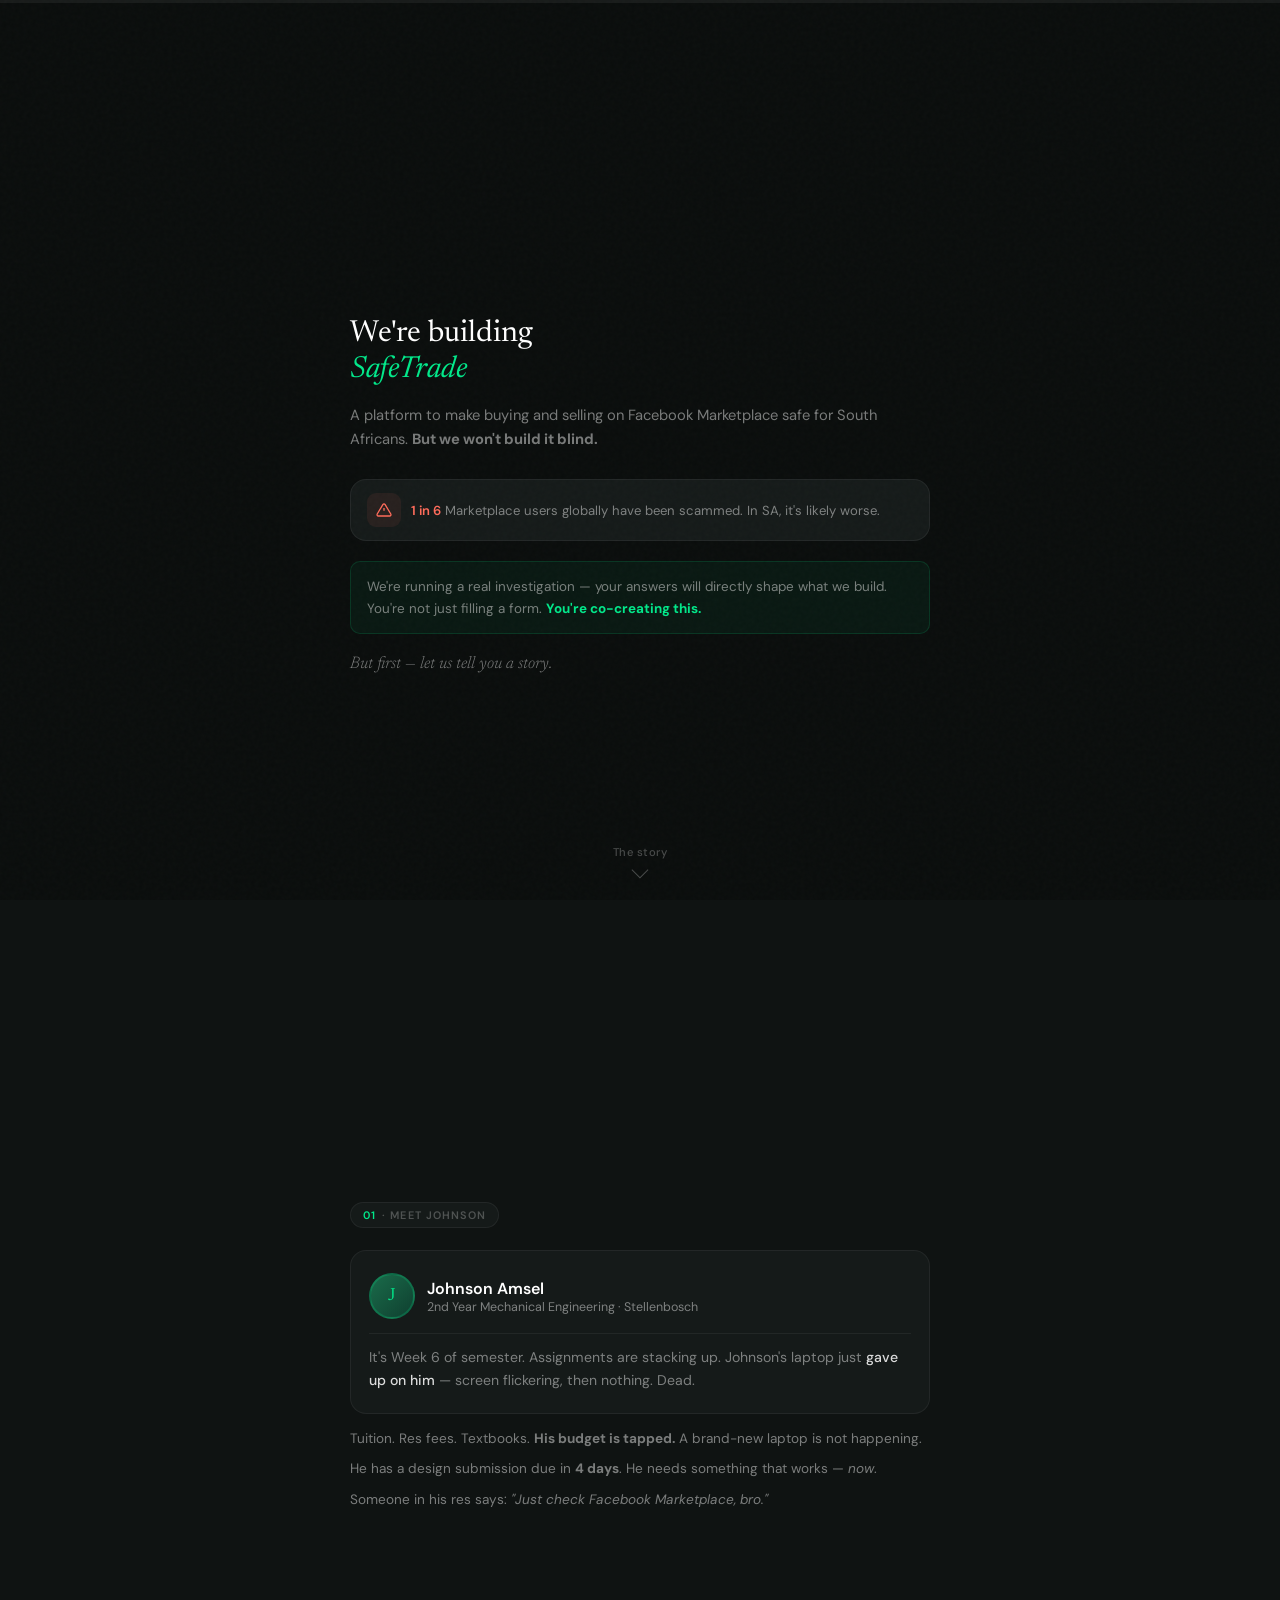
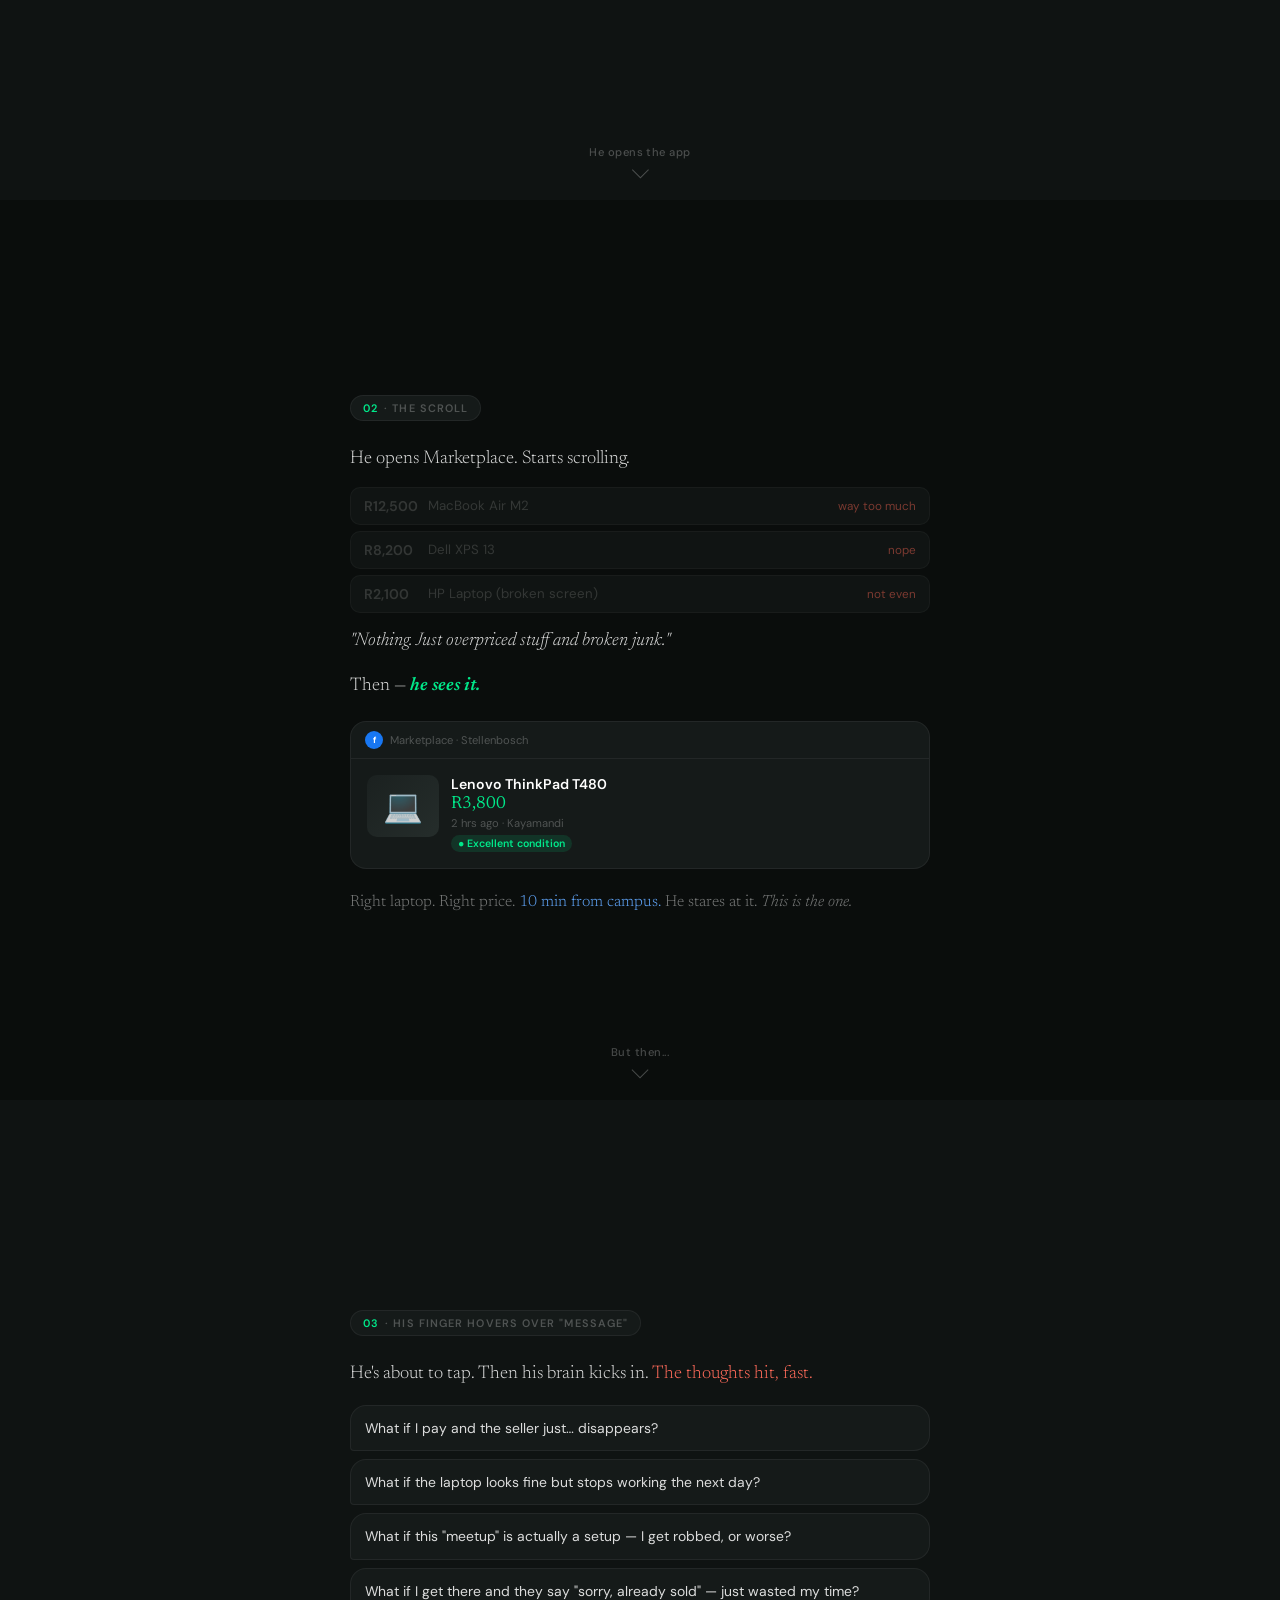
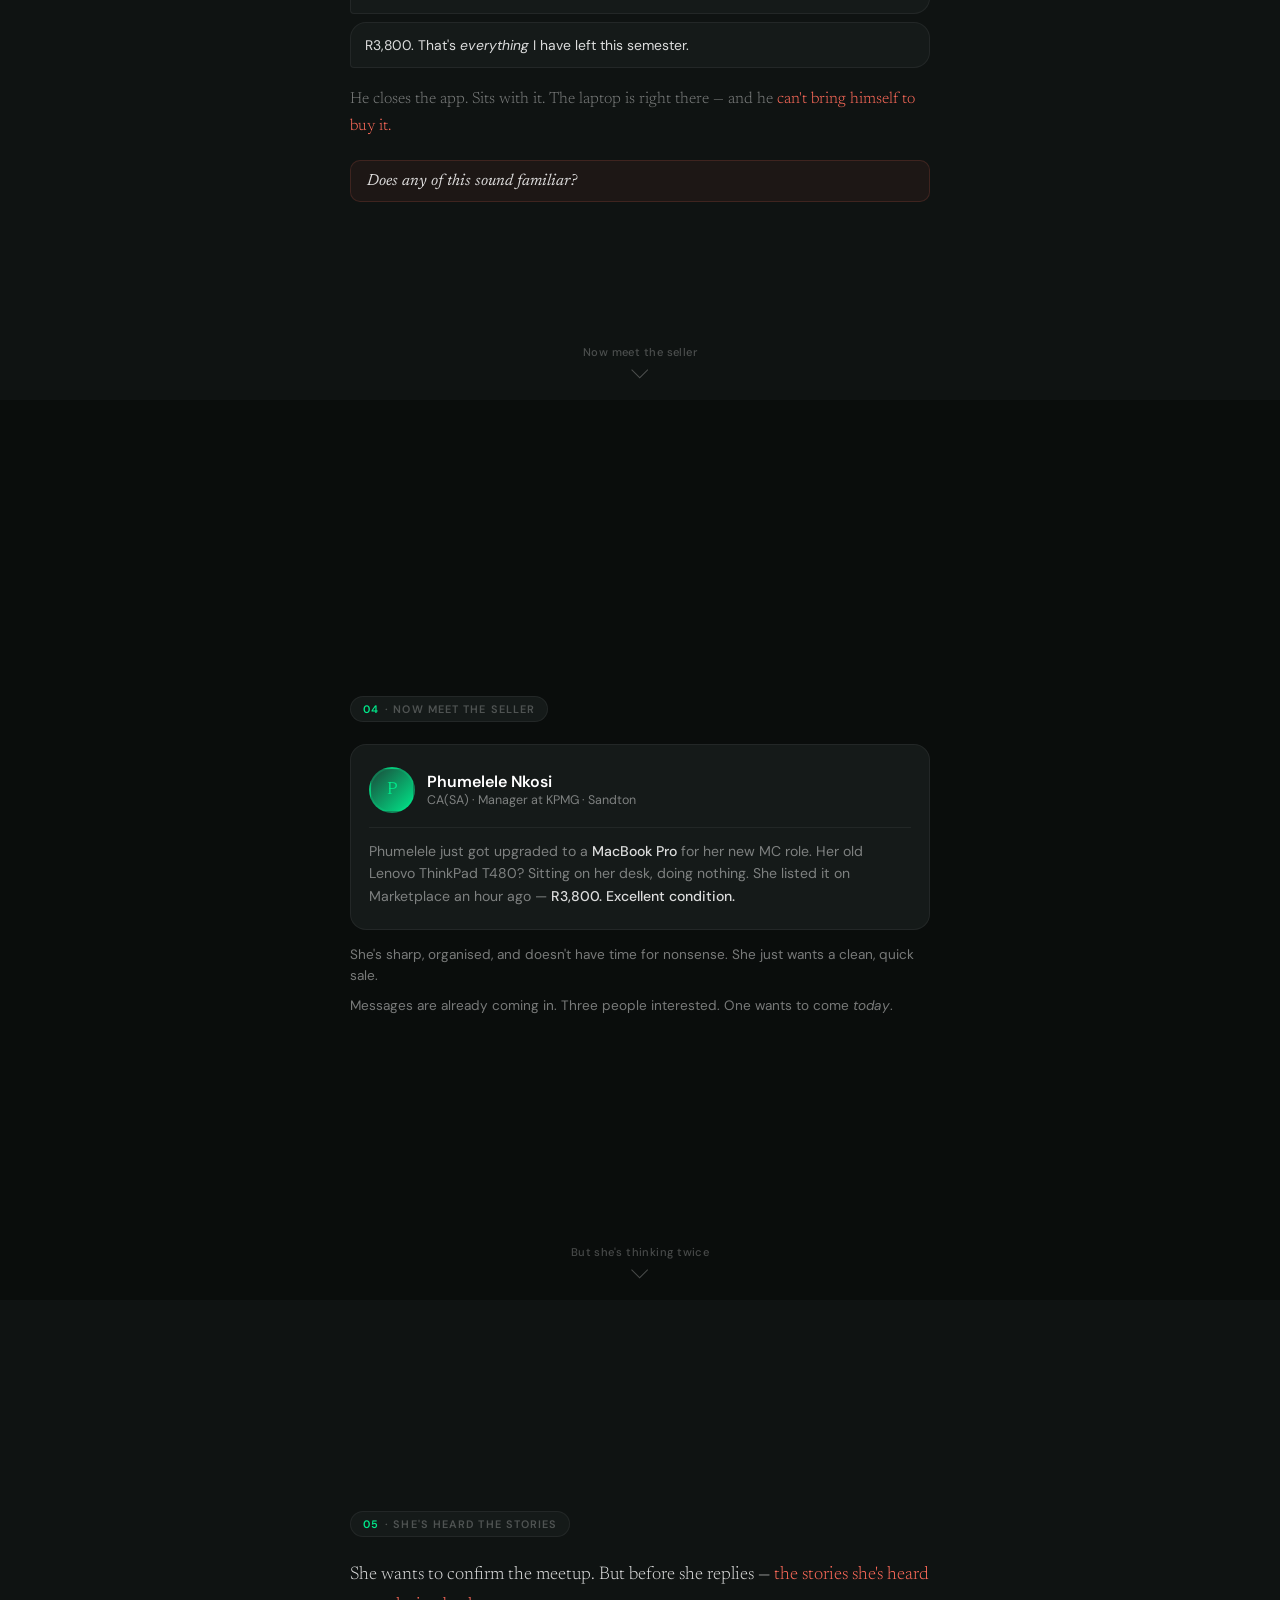
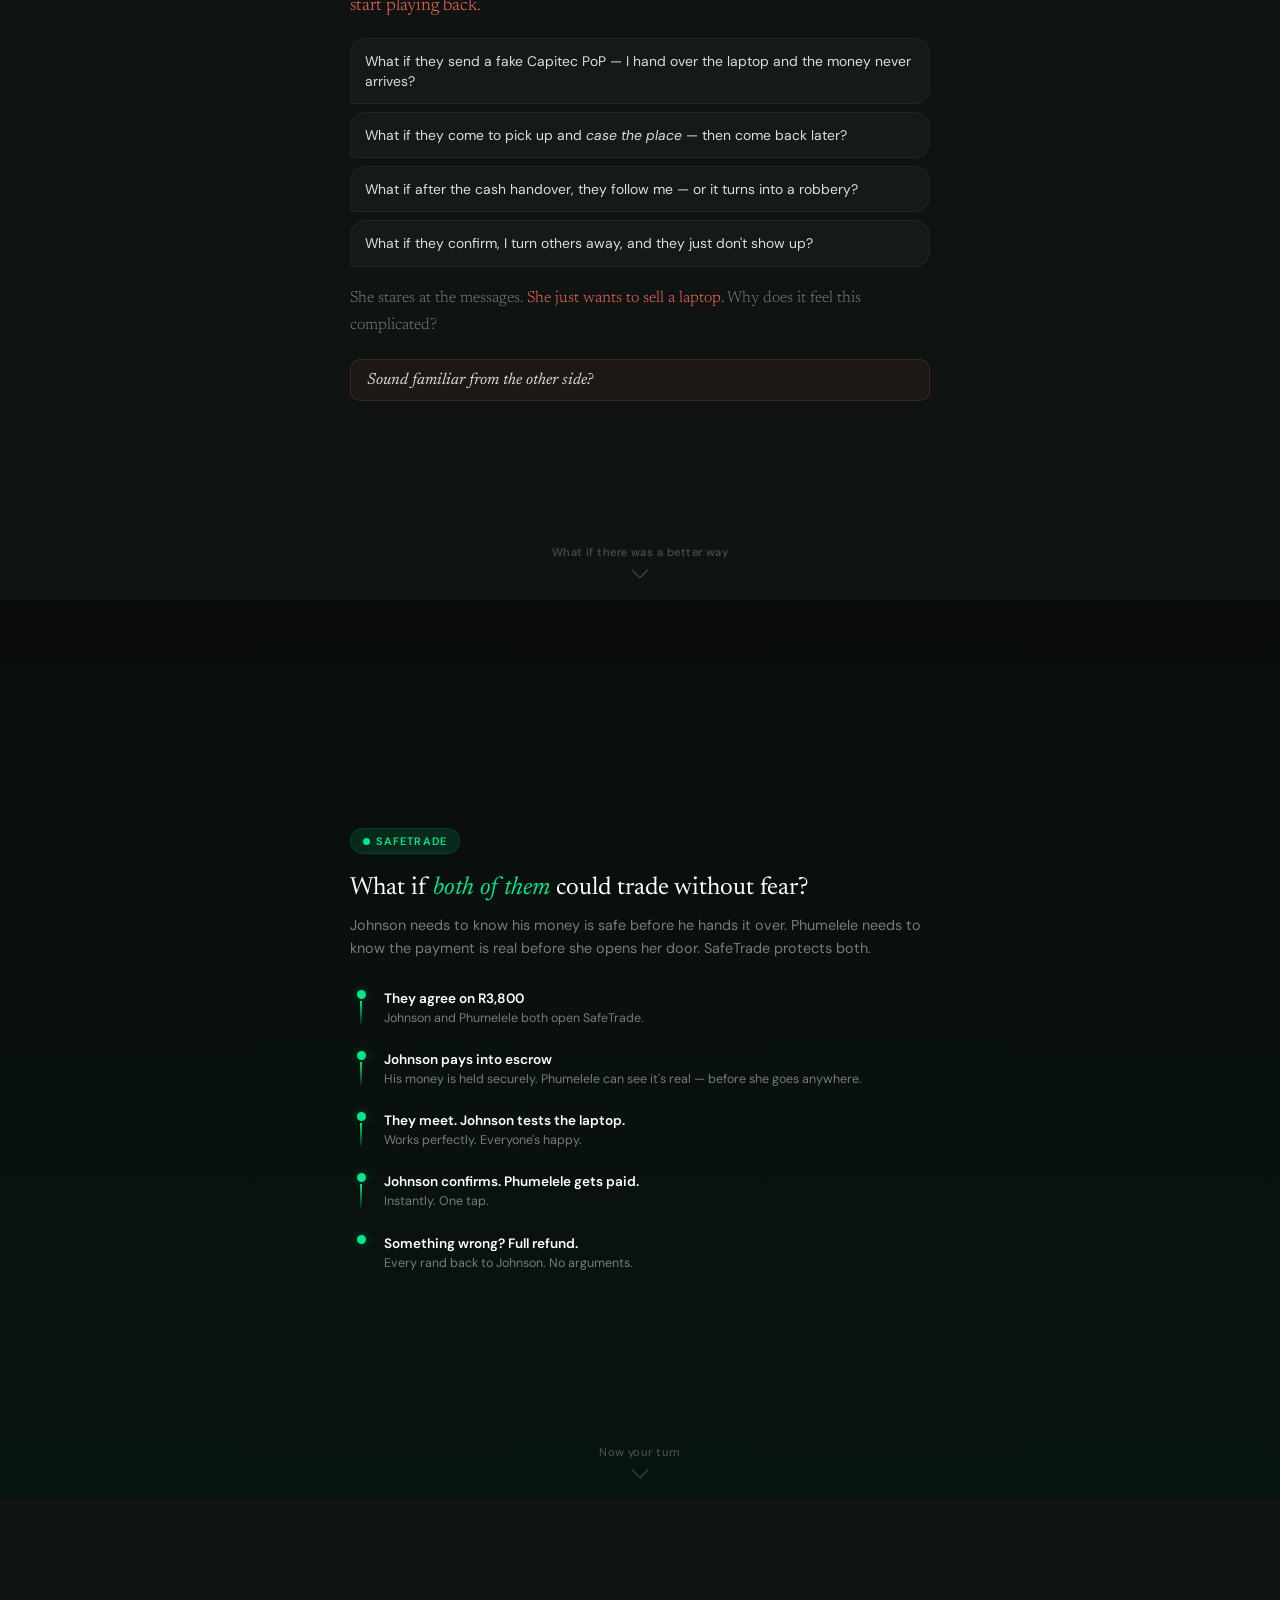
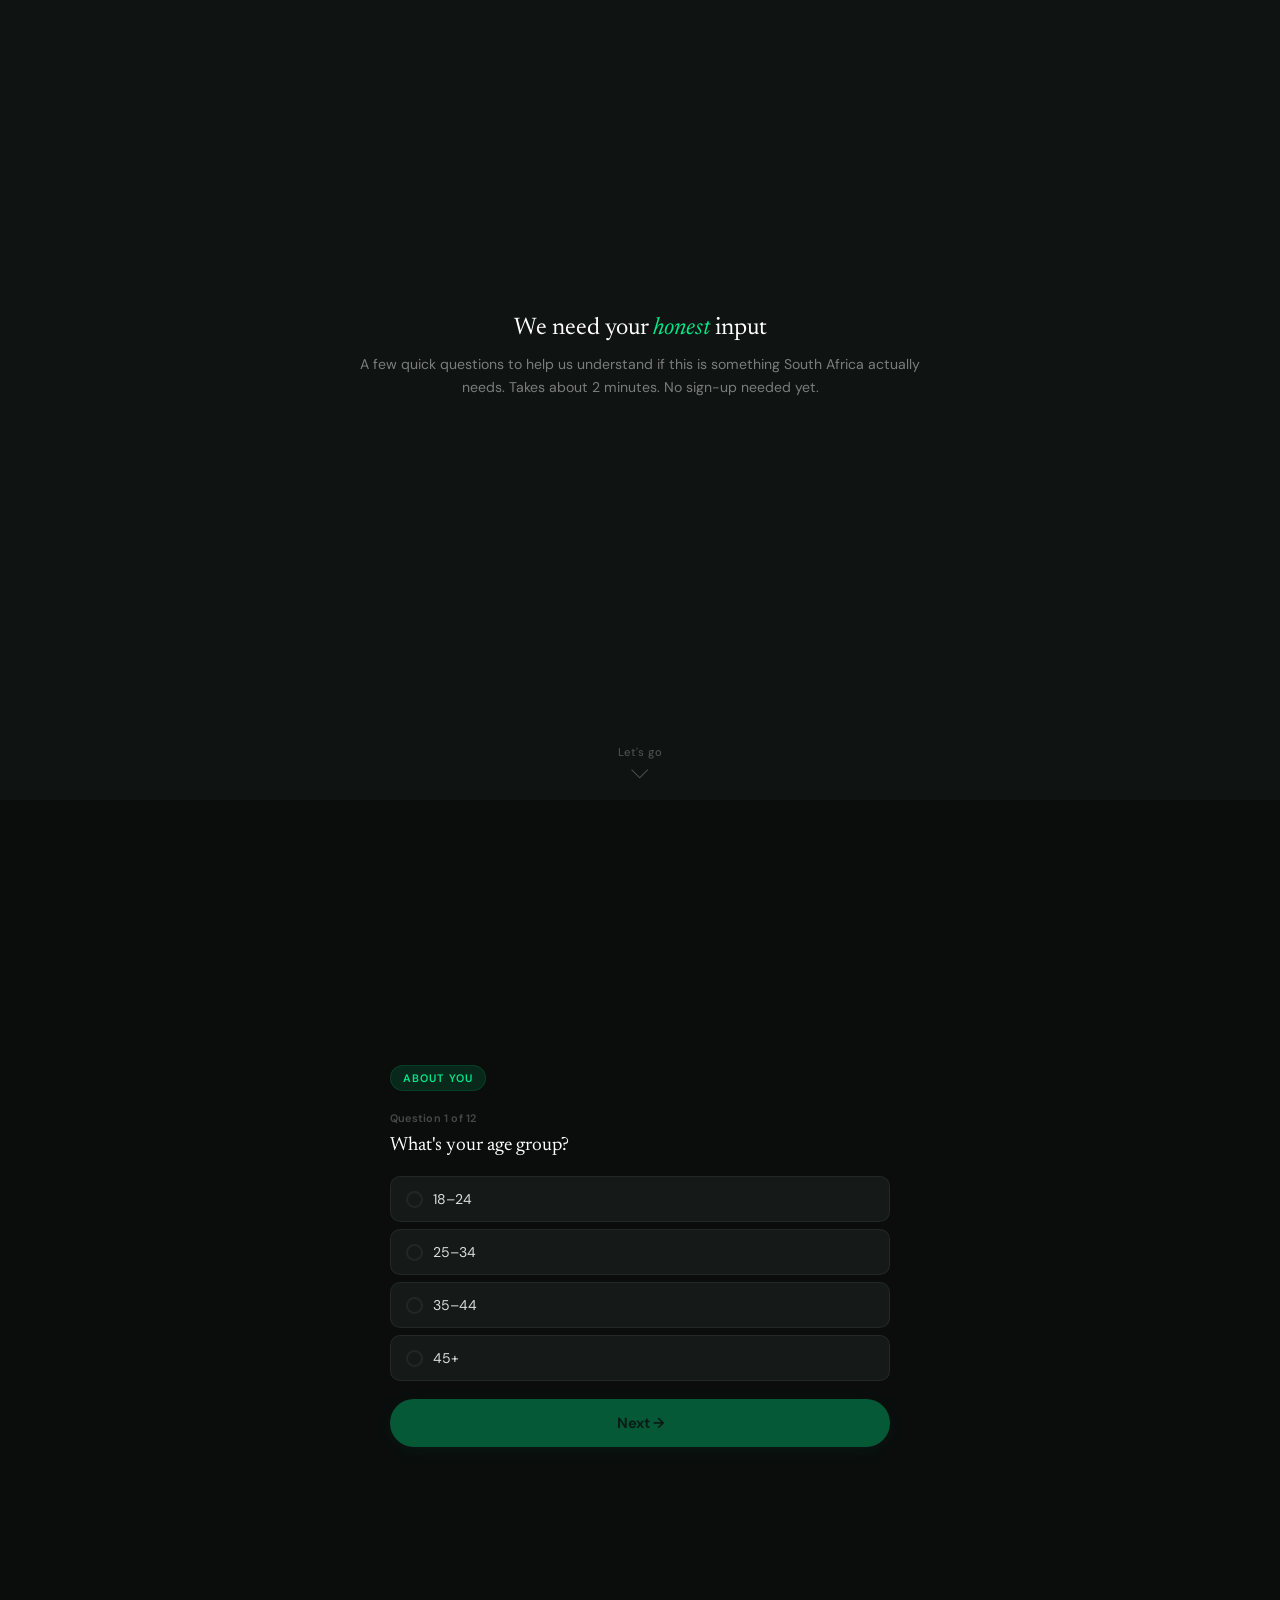
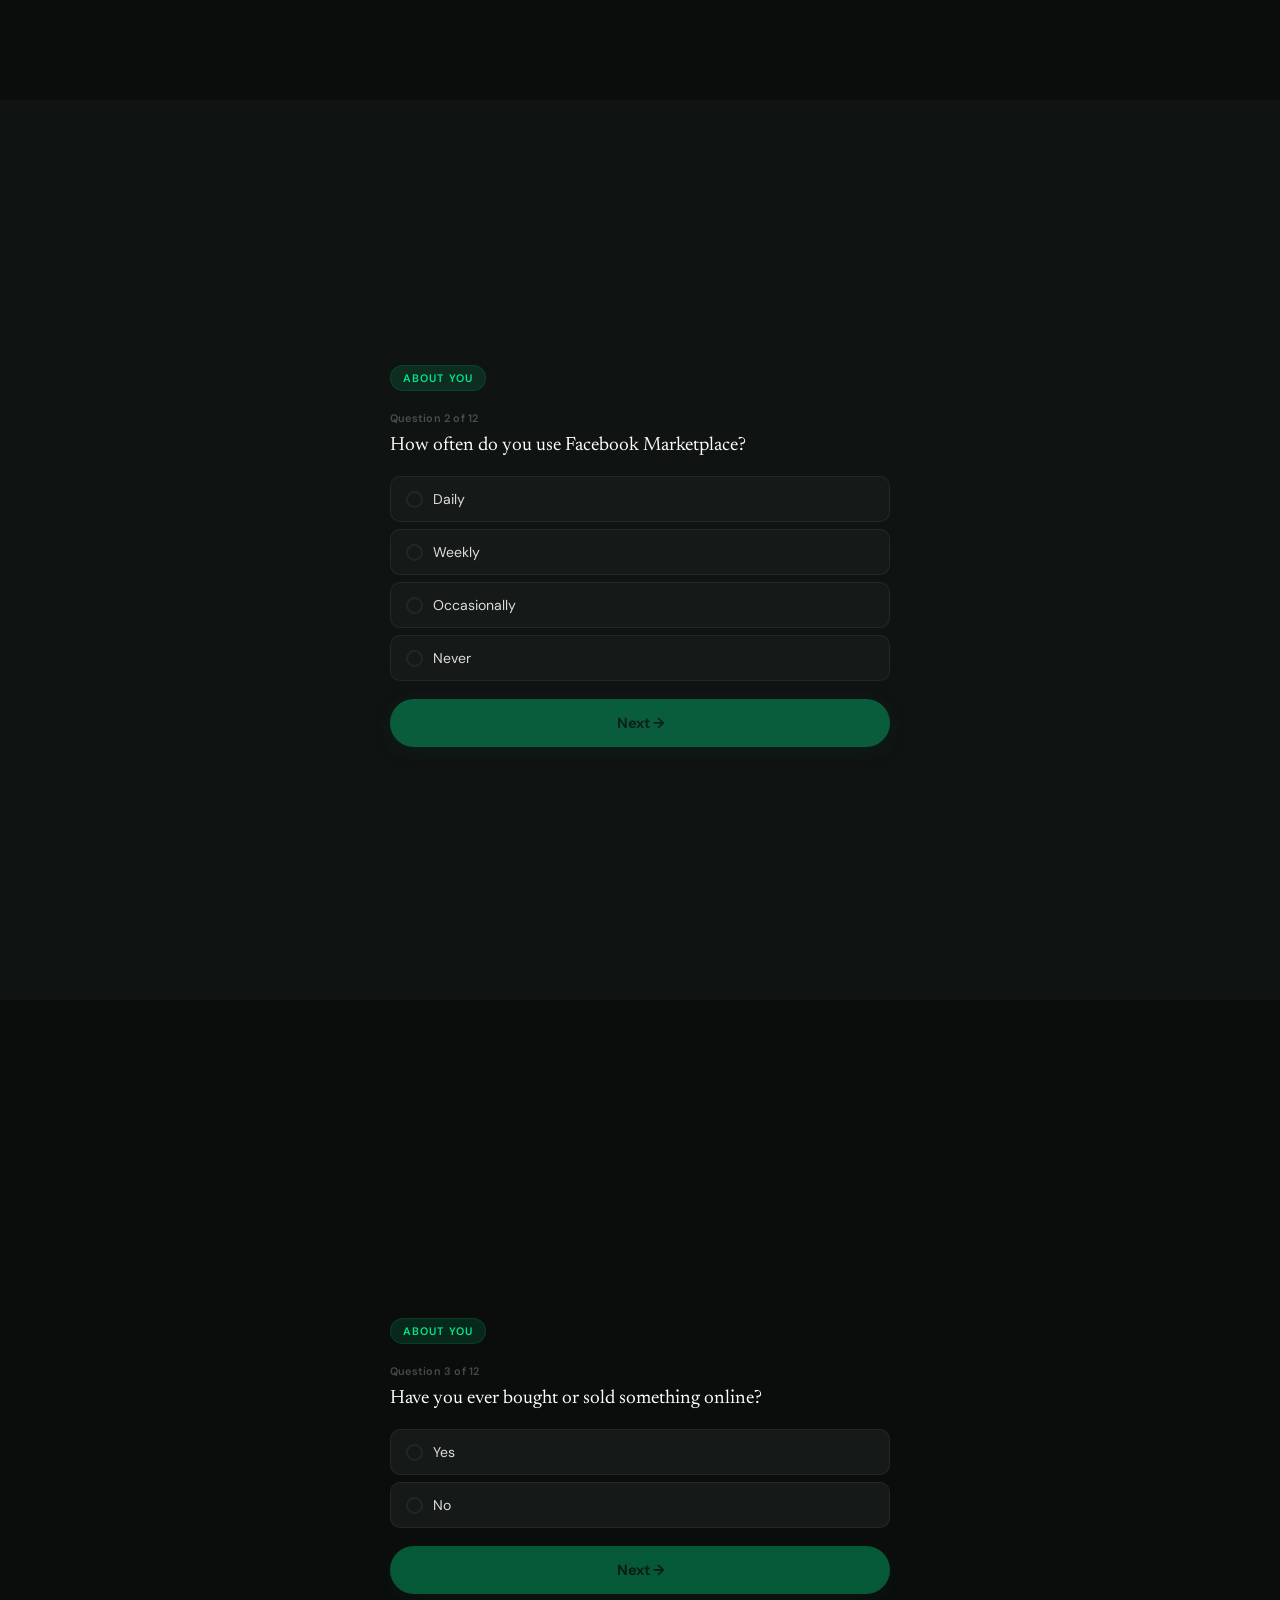
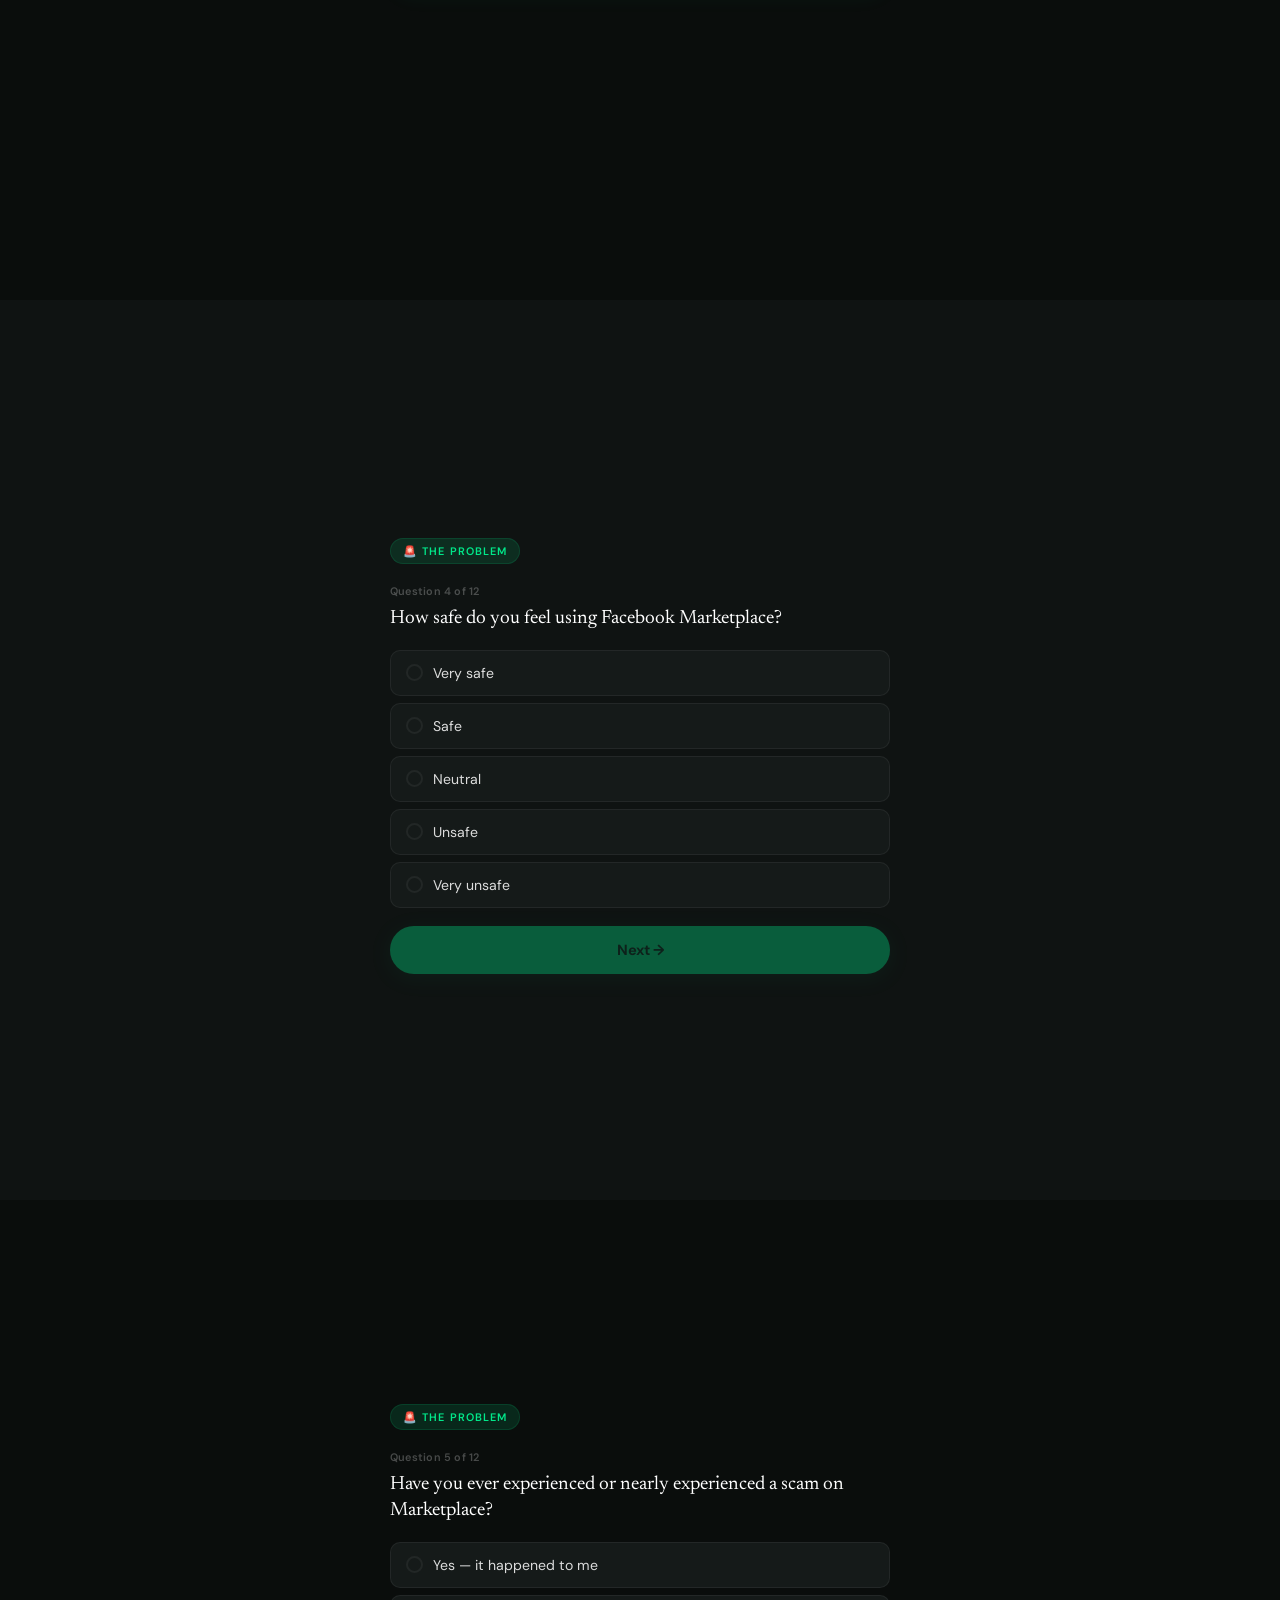
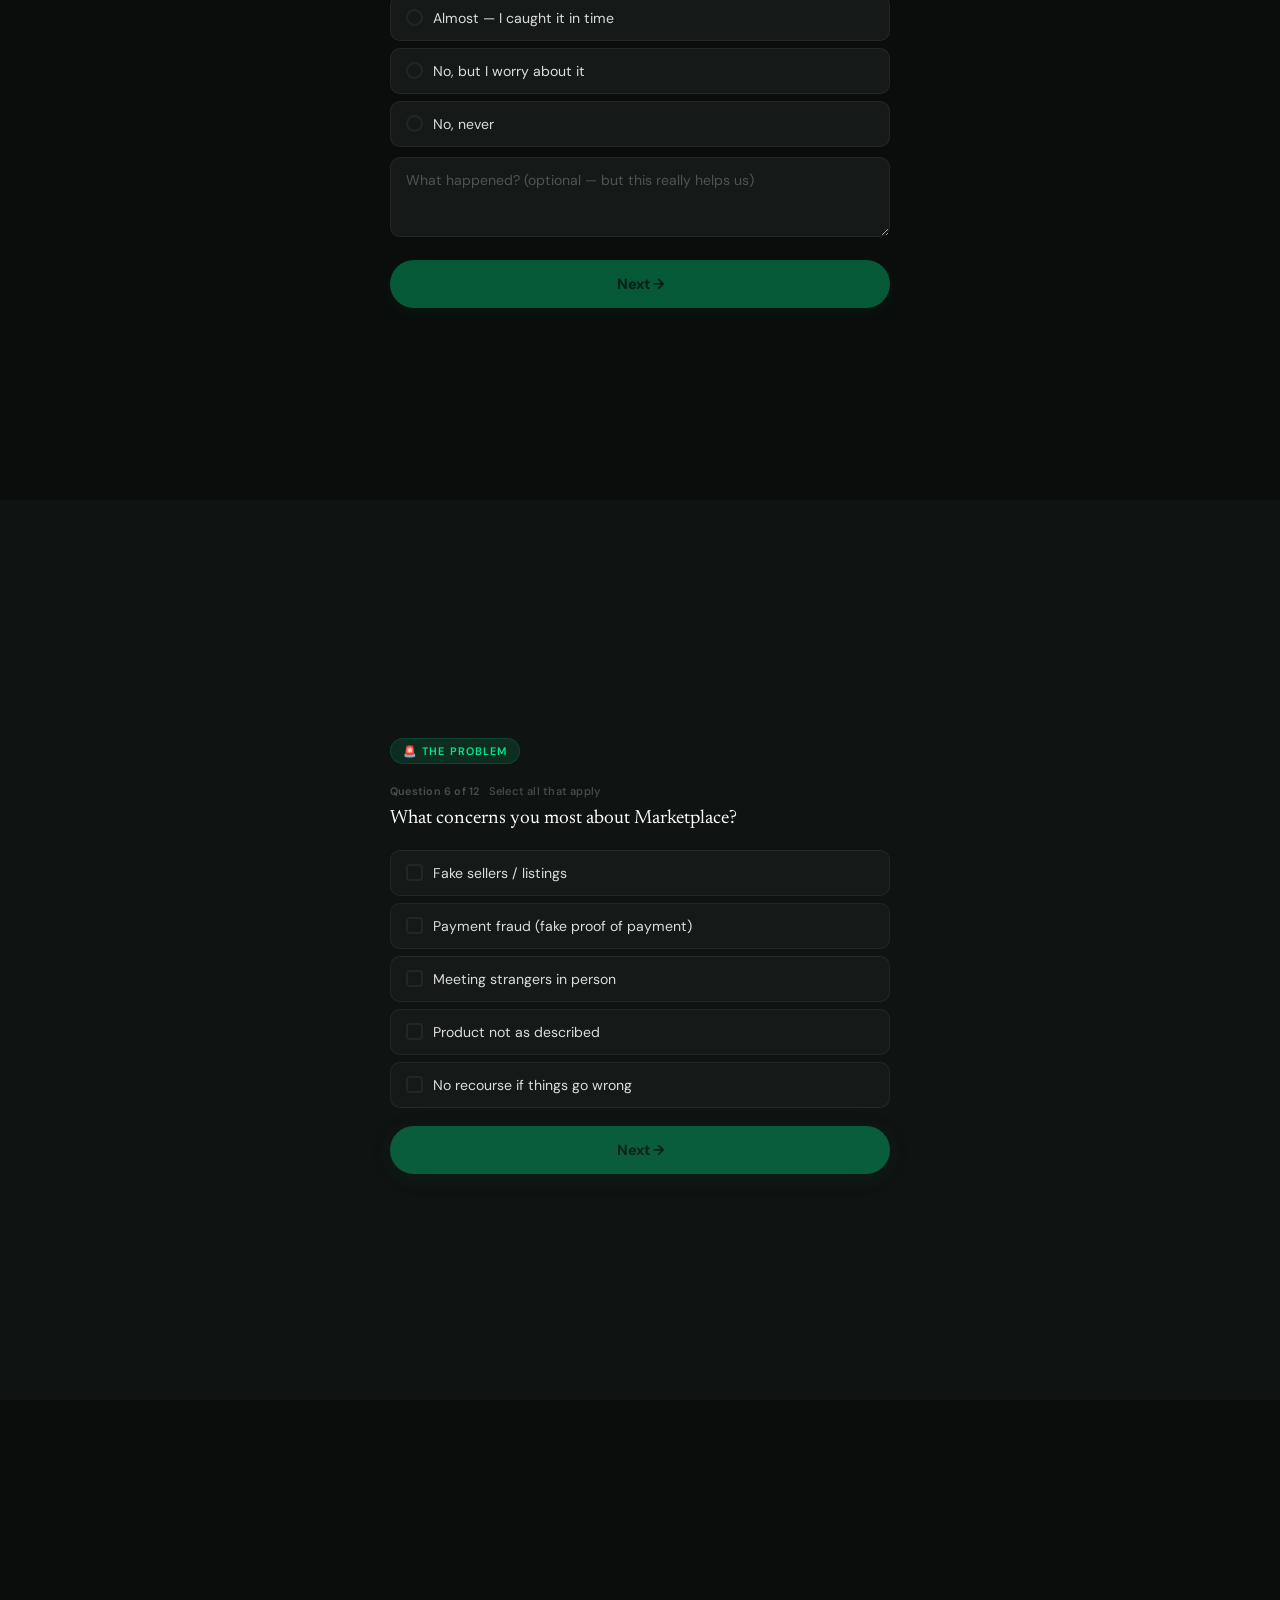
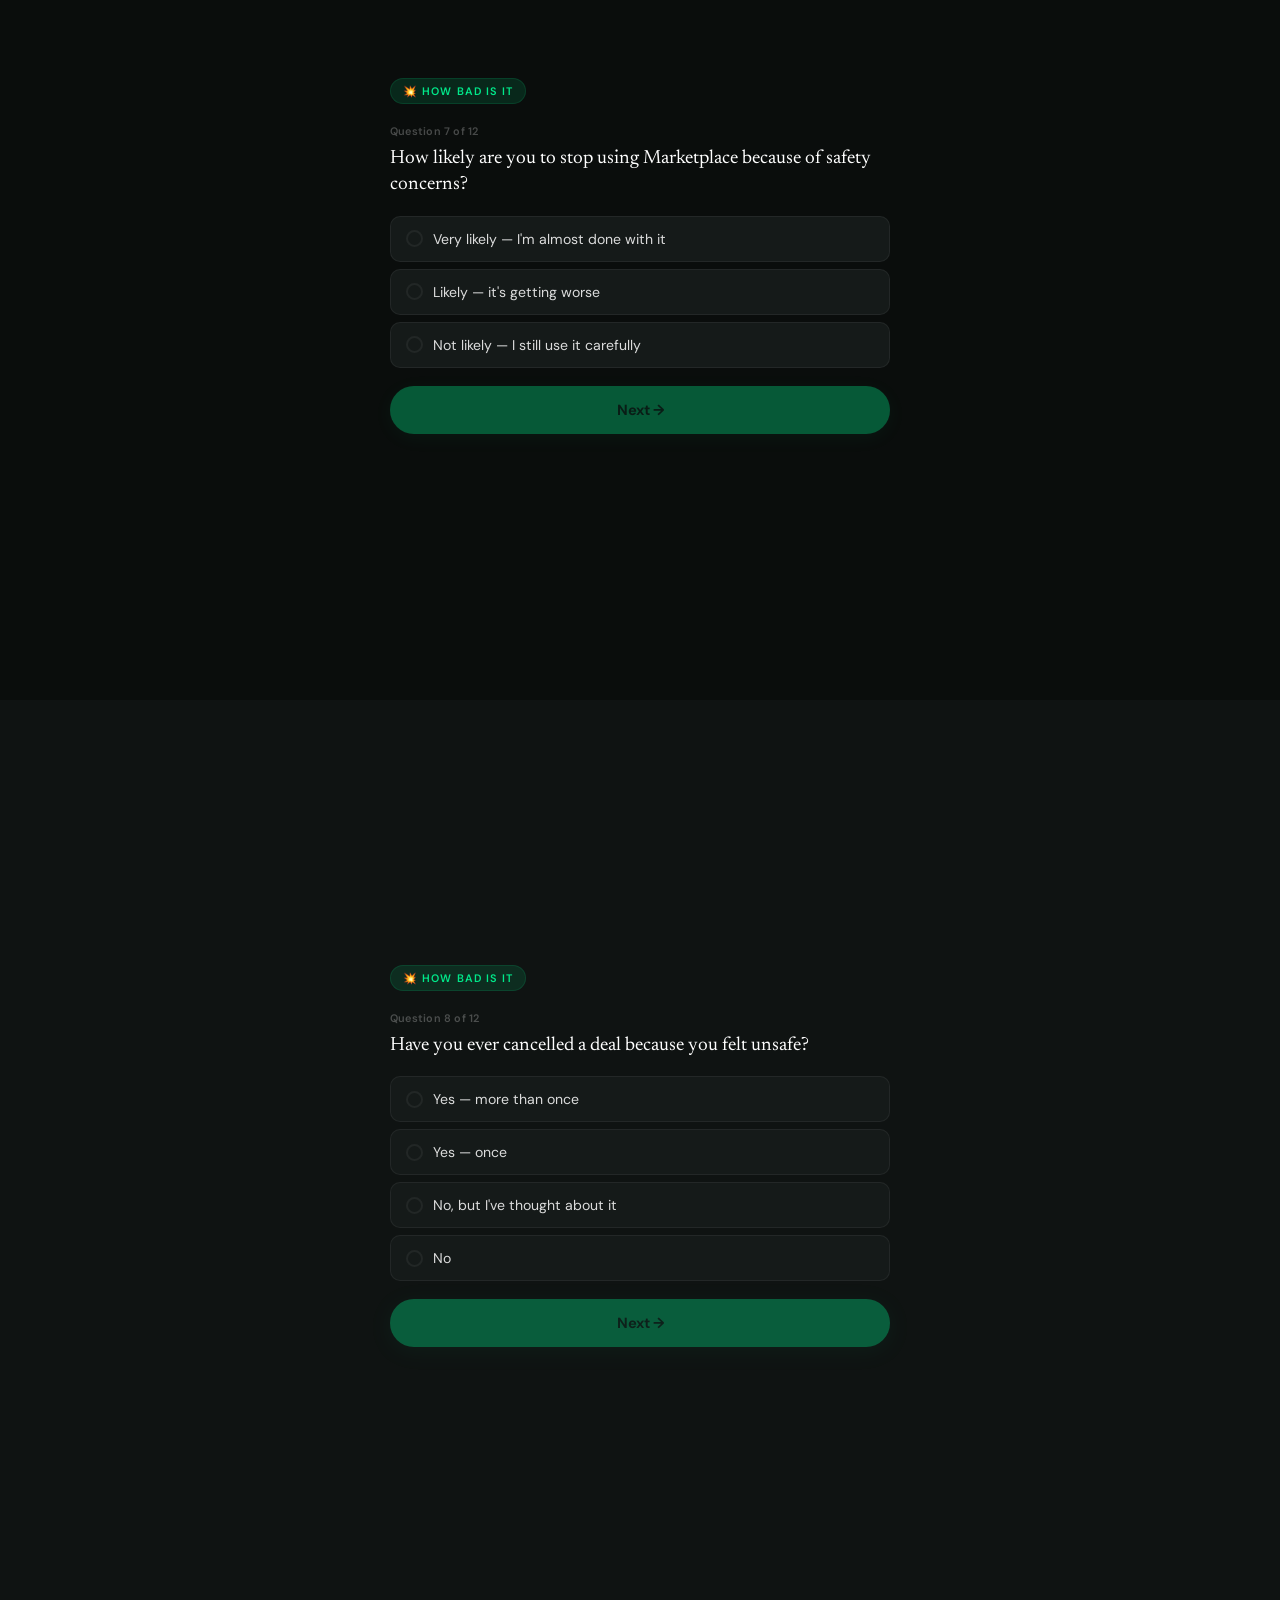
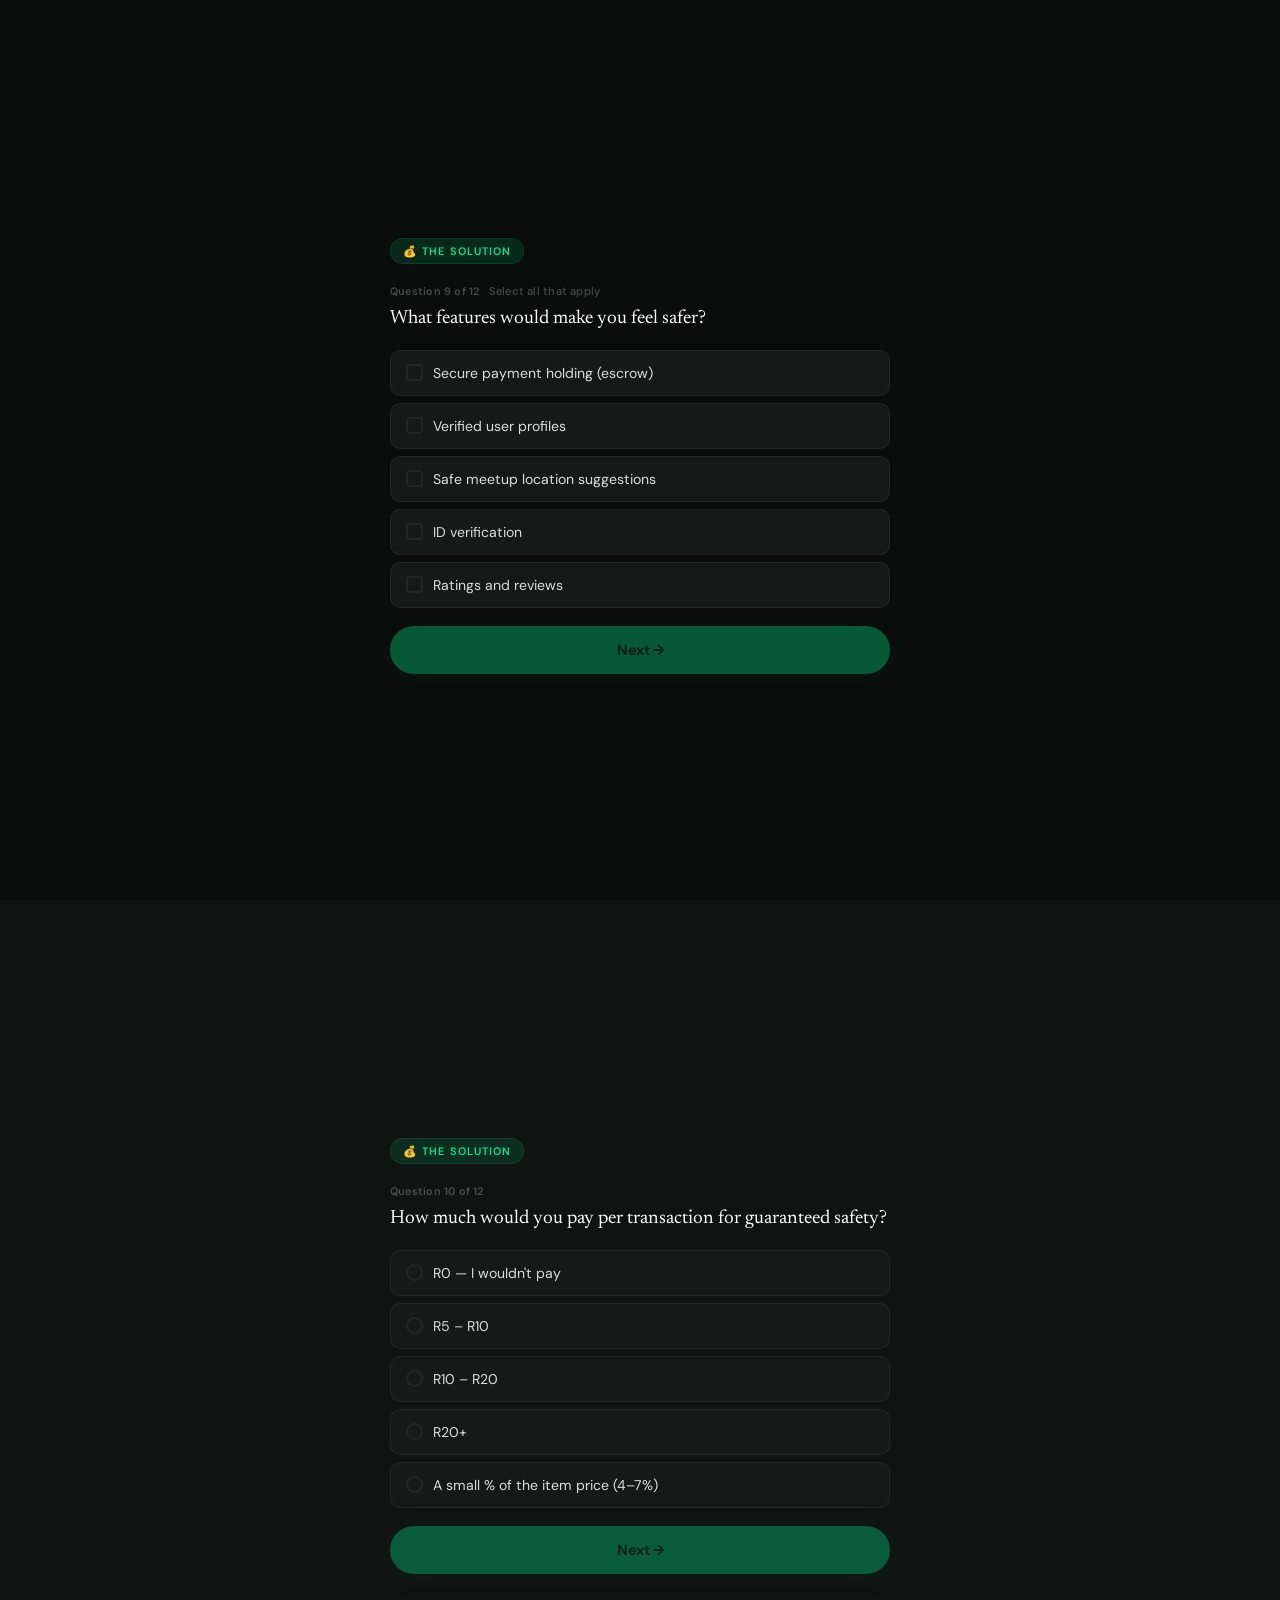
<file: app/frontend/index.html>
<!DOCTYPE html>
<html lang="en">
<head>
<meta charset="UTF-8">
<meta name="viewport" content="width=device-width, initial-scale=1.0, maximum-scale=1.0, user-scalable=no">

<title>SafeTrade — Secure Your First Transaction</title>

<!-- Google Fonts -->
<link href="https://fonts.googleapis.com/css2?family=DM+Sans:...&family=Newsreader:..." rel="stylesheet">

<!-- LINK TO CSS -->
<link rel="stylesheet" href="css/styles.css">
</head>



<body>

<!-- PROGRESS BAR -->
<div class="top-bar">
  <div class="top-bar-fill" id="topFill"></div>
</div>


<!-- ═══ 1. WELCOME ═══ -->
<section class="screen s-welcome s-story" data-s="0">
  <div class="screen-inner">
    <div class="wlogo au"><svg viewBox="0 0 24 24" fill="none" stroke="#0B3D2C" stroke-width="2.5" stroke-linecap="round"><path d="M12 22s8-4 8-10V5l-8-3-8 3v7c0 6 8 10 8 10z"/></svg></div>
    <h1 class="au d1">We're building<br><em>SafeTrade</em></h1>
    <p class="wsub au d2">A platform to make buying and selling on Facebook Marketplace safe for South Africans. <strong>But we won't build it blind.</strong></p>
    <div class="wstat au d3">
      <div class="wstat-icon"><svg width="16" height="16" viewBox="0 0 24 24" fill="none" stroke="#FF6B5A" stroke-width="2"><path d="M10.29 3.86L1.82 18a2 2 0 0 0 1.71 3h16.94a2 2 0 0 0 1.71-3L13.71 3.86a2 2 0 0 0-3.42 0z"/><line x1="12" y1="9" x2="12" y2="13"/><line x1="12" y1="17" x2="12.01" y2="17"/></svg></div>
      <div class="wstat-text"><strong>1 in 6</strong> Marketplace users globally have been scammed. In SA, it's likely worse.</div>
    </div>
    <div class="wbadge au d4">
      <div class="wbadge-inner">
        <div class="wbadge-text">We're running a real investigation — your answers will directly shape what we build. You're not just filling a form. <strong>You're co-creating this.</strong></div>
      </div>
    </div>
    <p class="wstory-tease au d5">But first — let us tell you a story.</p>
  </div>
  <div class="scroll-cue">The story<div class="chev"></div></div>
</section>
 
<!-- ═══ 2. MEET JOHNSON ═══ -->
<section class="screen s-story" style="background:var(--bg2)" data-s="1">
  <div class="screen-inner">
    <div class="ctag au"><span class="n">01</span> · Meet Johnson</div>
    <div class="pcard au d1">
      <div class="pcard-top">
        <div class="avatar">J</div>
        <div><div class="pcard-name">Johnson Amsel</div><div class="pcard-sub">2nd Year Mechanical Engineering · Stellenbosch</div></div>
      </div>
      <div class="pcard-bio au d2">It's Week 6 of semester. Assignments are stacking up. Johnson's laptop just <strong>gave up on him</strong> — screen flickering, then nothing. Dead.</div>
    </div>
    <div class="pcard-detail au d3">
      <div class="pcard-detail-row"><span>Tuition. Res fees. Textbooks. <strong>His budget is tapped.</strong> A brand-new laptop is not happening.</span></div>
      <div class="pcard-detail-row"><span>He has a design submission due in <strong>4 days</strong>. He needs something that works — <em>now</em>.</span></div>
      <div class="pcard-detail-row"><span>Someone in his res says: <em>"Just check Facebook Marketplace, bro."</em></span></div>
    </div>
  </div>
  <div class="scroll-cue">He opens the app<div class="chev"></div></div>
</section>
 
<!-- ═══ 3. THE SCROLL ═══ -->
<section class="screen s-story" data-s="2">
  <div class="screen-inner">
    <div class="ctag au"><span class="n">02</span> · The scroll</div>
    <div class="narr au d1">He opens Marketplace. Starts scrolling.</div>
    <div class="scroll-rejects au d2">
      <div class="reject-item"><span class="rj-price">R12,500</span><span class="rj-name">MacBook Air M2</span><span class="rj-tag">way too much</span></div>
      <div class="reject-item"><span class="rj-price">R8,200</span><span class="rj-name">Dell XPS 13</span><span class="rj-tag">nope</span></div>
      <div class="reject-item"><span class="rj-price">R2,100</span><span class="rj-name">HP Laptop (broken screen)</span><span class="rj-tag">not even</span></div>
    </div>
    <div class="narr au d3" style="margin-top:4px"><em>"Nothing. Just overpriced stuff and broken junk."</em></div>
    <div class="narr au d4" style="margin-top:14px">Then — <span class="g" style="font-weight:600">he sees it.</span></div>
    <div class="lcard au d5">
      <div class="lcard-top"><div class="fb-d">f</div>Marketplace · Stellenbosch</div>
      <div class="lcard-body">
        <div class="lcard-img" style="font-size:2rem;display:flex;align-items:center;justify-content:center">&#128187;</div>
        <div class="lcard-info">
          <h4>Lenovo ThinkPad T480</h4>
          <div class="lcard-price">R3,800</div>
          <div class="lcard-meta">2 hrs ago · Kayamandi</div>
          <div class="lcard-badge">● Excellent condition</div>
        </div>
      </div>
    </div>
    <div class="narr au d6" style="font-size:1rem;color:var(--text-dim)">Right laptop. Right price. <span class="b">10 min from campus.</span> He stares at it. <em>This is the one.</em></div>
  </div>
  <div class="scroll-cue">But then...<div class="chev"></div></div>
</section>
 
<!-- ═══ 4. JOHNSON'S FEAR ═══ -->
<section class="screen s-story" style="background:var(--bg2)" data-s="3">
  <div class="screen-inner">
    <div class="ctag"><span class="n">03</span> · His finger hovers over "Message"</div>
    <div class="narr">He's about to tap. Then his brain kicks in. <span class="r">The thoughts hit, fast.</span></div>
    <div class="tlist">
      <div class="tbub">What if I pay and the seller just… disappears?</div>
      <div class="tbub">What if the laptop looks fine but stops working the next day?</div>
      <div class="tbub">What if this "meetup" is actually a setup — I get robbed, or worse?</div>
      <div class="tbub">What if I get there and they say "sorry, already sold" — just wasted my time?</div>
      <div class="tbub">R3,800. That's <em>everything</em> I have left this semester.</div>
    </div>
    <div class="narr" style="margin-top:18px;font-size:1rem;color:var(--text-dim)">He closes the app. Sits with it. The laptop is right there — and he <span class="r">can't bring himself to buy it.</span></div>
    <div class="relate-prompt">
      <span>Does any of this sound familiar?</span>
    </div>
  </div>
  <div class="scroll-cue">Now meet the seller<div class="chev"></div></div>
</section>
 
<!-- ═══ 5. MEET PHUMELELE ═══ -->
<section class="screen s-story" style="background:var(--bg)" data-s="4">
  <div class="screen-inner">
    <div class="ctag au"><span class="n">04</span> · Now meet the seller</div>
    <div class="pcard au d1">
      <div class="pcard-top">
        <div class="avatar" style="background:linear-gradient(135deg,#1a4a3a,#00E88A)">P</div>
        <div><div class="pcard-name">Phumelele Nkosi</div><div class="pcard-sub">CA(SA) · Manager at KPMG · Sandton</div></div>
      </div>
      <div class="pcard-bio au d2">Phumelele just got upgraded to a <strong>MacBook Pro</strong> for her new MC role. Her old Lenovo ThinkPad T480? Sitting on her desk, doing nothing. She listed it on Marketplace an hour ago — <strong>R3,800. Excellent condition.</strong></div>
    </div>
    <div class="pcard-detail au d3">
      <div class="pcard-detail-row"><span>She's sharp, organised, and doesn't have time for nonsense. She just wants a clean, quick sale.</span></div>
      <div class="pcard-detail-row"><span>Messages are already coming in. Three people interested. One wants to come <em>today</em>.</span></div>
    </div>
  </div>
  <div class="scroll-cue">But she's thinking twice<div class="chev"></div></div>
</section>

<!-- ═══ 6. PHUMELELE'S FEARS ═══ -->
<section class="screen s-story" style="background:var(--bg2)" data-s="5">
  <div class="screen-inner">
    <div class="ctag"><span class="n">05</span> · She's heard the stories</div>
    <div class="narr">She wants to confirm the meetup. But before she replies — <span class="r">the stories she's heard start playing back.</span></div>
    <div class="tlist">
      <div class="tbub">What if they send a fake Capitec PoP — I hand over the laptop and the money never arrives?</div>
      <div class="tbub">What if they come to pick up and <em>case the place</em> — then come back later?</div>
      <div class="tbub">What if after the cash handover, they follow me — or it turns into a robbery?</div>
      <div class="tbub">What if they confirm, I turn others away, and they just don't show up?</div>
    </div>
    <div class="narr" style="margin-top:18px;font-size:1rem;color:var(--text-dim)">She stares at the messages. <span class="r">She just wants to sell a laptop.</span> Why does it feel this complicated?</div>
    <div class="relate-prompt">
      <span>Sound familiar from the other side?</span>
    </div>
  </div>
  <div class="scroll-cue">What if there was a better way<div class="chev"></div></div>
</section>

<!-- ═══ 6. THE SOLUTION ═══ -->
<section class="screen s-story" style="background:linear-gradient(180deg,var(--bg) 0%,#081410 100%)" data-s="6">
  <div class="screen-inner">
    <div class="sec-label au"><span style="width:7px;height:7px;border-radius:50%;background:var(--green);animation:pulse 2s infinite"></span> SafeTrade</div>
    <h2 class="au d1" style="font-family:'Newsreader',serif;font-size:1.55rem;font-weight:400;color:var(--white);margin-bottom:10px;line-height:1.2">What if <em style="color:var(--green);font-style:italic">both of them</em> could trade without fear?</h2>
    <p class="au d2" style="font-size:0.9rem;color:var(--text-dim);margin-bottom:18px;line-height:1.6">Johnson needs to know his money is safe before he hands it over. Phumelele needs to know the payment is real before she opens her door. SafeTrade protects both.</p>
    <div class="flow au d3">
      <div class="fl-item"><div class="fl-rail"><div class="fl-dot"></div><div class="fl-line"></div></div><div class="fl-body"><h4>They agree on R3,800</h4><p>Johnson and Phumelele both open SafeTrade.</p></div></div>
      <div class="fl-item"><div class="fl-rail"><div class="fl-dot"></div><div class="fl-line"></div></div><div class="fl-body"><h4>Johnson pays into escrow</h4><p>His money is held securely. Phumelele can see it's real — before she goes anywhere.</p></div></div>
      <div class="fl-item"><div class="fl-rail"><div class="fl-dot"></div><div class="fl-line"></div></div><div class="fl-body"><h4>They meet. Johnson tests the laptop.</h4><p>Works perfectly. Everyone's happy.</p></div></div>
      <div class="fl-item"><div class="fl-rail"><div class="fl-dot"></div><div class="fl-line"></div></div><div class="fl-body"><h4>Johnson confirms. Phumelele gets paid.</h4><p>Instantly. One tap.</p></div></div>
      <div class="fl-item"><div class="fl-rail"><div class="fl-dot"></div></div><div class="fl-body"><h4>Something wrong? Full refund.</h4><p>Every rand back to Johnson. No arguments.</p></div></div>
    </div>
  </div>
  <div class="scroll-cue">Now your turn<div class="chev"></div></div>
</section>
 
<!-- ═══ 7. SURVEY INTRO ═══ -->
<section class="screen s-story" style="background:var(--bg2)" data-s="7">
  <div class="screen-inner sec-intro">
    <h2>We need your <em>honest</em> input</h2>
    <p style="margin-top:10px">A few quick questions to help us understand if this is something South Africa actually needs. Takes about 2 minutes. No sign-up needed yet.</p>
  </div>
  <div class="scroll-cue">Let's go<div class="chev"></div></div>
</section>
 
<!-- ═══ 8. Q1: AGE ═══ -->
<section class="screen s-survey" data-s="8">
  <div class="screen-inner">
    <div class="sec-label">About You</div>
    <div class="qcount">Question 1 of 12</div>
    <div class="qtitle">What's your age group?</div>
    <div class="opts" data-q="age">
      <div class="opt" onclick="pick(this,'age')"><span class="dot"></span>18–24<span class="tick">✓</span></div>
      <div class="opt" onclick="pick(this,'age')"><span class="dot"></span>25–34<span class="tick">✓</span></div>
      <div class="opt" onclick="pick(this,'age')"><span class="dot"></span>35–44<span class="tick">✓</span></div>
      <div class="opt" onclick="pick(this,'age')"><span class="dot"></span>45+<span class="tick">✓</span></div>
    </div>
    <button class="next-btn" id="nb-age" onclick="goNext(9)">Next →</button>
  </div>
</section>

<!-- ═══ 9. Q2: FREQUENCY ═══ -->
<section class="screen s-survey" style="background:var(--bg2)" data-s="9">
  <div class="screen-inner">
    <div class="sec-label">About You</div>
    <div class="qcount">Question 2 of 12</div>
    <div class="qtitle">How often do you use Facebook Marketplace?</div>
    <div class="opts" data-q="freq">
      <div class="opt" onclick="pick(this,'freq')"><span class="dot"></span>Daily<span class="tick">✓</span></div>
      <div class="opt" onclick="pick(this,'freq')"><span class="dot"></span>Weekly<span class="tick">✓</span></div>
      <div class="opt" onclick="pick(this,'freq')"><span class="dot"></span>Occasionally<span class="tick">✓</span></div>
      <div class="opt" onclick="pick(this,'freq')"><span class="dot"></span>Never<span class="tick">✓</span></div>
    </div>
    <button class="next-btn" id="nb-freq" onclick="goNext(10)">Next →</button>
  </div>
</section>

<!-- ═══ 10. Q3: BOUGHT/SOLD ═══ -->
<section class="screen s-survey" data-s="10">
  <div class="screen-inner">
    <div class="sec-label">About You</div>
    <div class="qcount">Question 3 of 12</div>
    <div class="qtitle">Have you ever bought or sold something online?</div>
    <div class="opts" data-q="online">
      <div class="opt" onclick="pick(this,'online')"><span class="dot"></span>Yes<span class="tick">✓</span></div>
      <div class="opt" onclick="pick(this,'online')"><span class="dot"></span>No<span class="tick">✓</span></div>
    </div>
    <button class="next-btn" id="nb-online" onclick="goNext(11)">Next →</button>
  </div>
</section>

<!-- ═══ 11. Q4: SAFETY FEELING ═══ -->
<section class="screen s-survey" style="background:var(--bg2)" data-s="11">
  <div class="screen-inner">
    <div class="sec-label">🚨 The Problem</div>
    <div class="qcount">Question 4 of 12</div>
    <div class="qtitle">How safe do you feel using Facebook Marketplace?</div>
    <div class="opts" data-q="safety">
      <div class="opt" onclick="pick(this,'safety')"><span class="dot"></span>Very safe<span class="tick">✓</span></div>
      <div class="opt" onclick="pick(this,'safety')"><span class="dot"></span>Safe<span class="tick">✓</span></div>
      <div class="opt" onclick="pick(this,'safety')"><span class="dot"></span>Neutral<span class="tick">✓</span></div>
      <div class="opt" onclick="pick(this,'safety')"><span class="dot"></span>Unsafe<span class="tick">✓</span></div>
      <div class="opt" onclick="pick(this,'safety')"><span class="dot"></span>Very unsafe<span class="tick">✓</span></div>
    </div>
    <button class="next-btn" id="nb-safety" onclick="goNext(12)">Next →</button>
  </div>
</section>

<!-- ═══ 12. Q5: SCAM EXPERIENCE ═══ -->
<section class="screen s-survey" data-s="12">
  <div class="screen-inner">
    <div class="sec-label">🚨 The Problem</div>
    <div class="qcount">Question 5 of 12</div>
    <div class="qtitle">Have you ever experienced or nearly experienced a scam on Marketplace?</div>
    <div class="opts" data-q="scammed">
      <div class="opt" onclick="pick(this,'scammed')"><span class="dot"></span>Yes — it happened to me<span class="tick">✓</span></div>
      <div class="opt" onclick="pick(this,'scammed')"><span class="dot"></span>Almost — I caught it in time<span class="tick">✓</span></div>
      <div class="opt" onclick="pick(this,'scammed')"><span class="dot"></span>No, but I worry about it<span class="tick">✓</span></div>
      <div class="opt" onclick="pick(this,'scammed')"><span class="dot"></span>No, never<span class="tick">✓</span></div>
    </div>
    <textarea class="q-text-input" id="scam-story" placeholder="What happened? (optional — but this really helps us)"></textarea>
    <button class="next-btn" id="nb-scammed" onclick="goNext(13)">Next →</button>
  </div>
</section>

<!-- ═══ 13. Q6: TOP CONCERNS (multi) ═══ -->
<section class="screen s-survey" style="background:var(--bg2)" data-s="13">
  <div class="screen-inner">
    <div class="sec-label">🚨 The Problem</div>
    <div class="qcount">Question 6 of 12 <span class="optional-tag">Select all that apply</span></div>
    <div class="qtitle">What concerns you most about Marketplace?</div>
    <div class="opts" data-q="concerns">
      <div class="opt opt-multi" onclick="pickMulti(this,'concerns')"><span class="dot"></span>Fake sellers / listings<span class="tick">✓</span></div>
      <div class="opt opt-multi" onclick="pickMulti(this,'concerns')"><span class="dot"></span>Payment fraud (fake proof of payment)<span class="tick">✓</span></div>
      <div class="opt opt-multi" onclick="pickMulti(this,'concerns')"><span class="dot"></span>Meeting strangers in person<span class="tick">✓</span></div>
      <div class="opt opt-multi" onclick="pickMulti(this,'concerns')"><span class="dot"></span>Product not as described<span class="tick">✓</span></div>
      <div class="opt opt-multi" onclick="pickMulti(this,'concerns')"><span class="dot"></span>No recourse if things go wrong<span class="tick">✓</span></div>
    </div>
    <button class="next-btn" id="nb-concerns" onclick="goNext(14)">Next →</button>
  </div>
</section>

<!-- ═══ 14. Q7: STOP USING ═══ -->
<section class="screen s-survey" data-s="14">
  <div class="screen-inner">
    <div class="sec-label">💥 How Bad Is It</div>
    <div class="qcount">Question 7 of 12</div>
    <div class="qtitle">How likely are you to stop using Marketplace because of safety concerns?</div>
    <div class="opts" data-q="stopuse">
      <div class="opt" onclick="pick(this,'stopuse')"><span class="dot"></span>Very likely — I'm almost done with it<span class="tick">✓</span></div>
      <div class="opt" onclick="pick(this,'stopuse')"><span class="dot"></span>Likely — it's getting worse<span class="tick">✓</span></div>
      <div class="opt" onclick="pick(this,'stopuse')"><span class="dot"></span>Not likely — I still use it carefully<span class="tick">✓</span></div>
    </div>
    <button class="next-btn" id="nb-stopuse" onclick="goNext(15)">Next →</button>
  </div>
</section>

<!-- ═══ 15. Q8: CANCELLED DEAL ═══ -->
<section class="screen s-survey" style="background:var(--bg2)" data-s="15">
  <div class="screen-inner">
    <div class="sec-label">💥 How Bad Is It</div>
    <div class="qcount">Question 8 of 12</div>
    <div class="qtitle">Have you ever cancelled a deal because you felt unsafe?</div>
    <div class="opts" data-q="cancelled">
      <div class="opt" onclick="pick(this,'cancelled')"><span class="dot"></span>Yes — more than once<span class="tick">✓</span></div>
      <div class="opt" onclick="pick(this,'cancelled')"><span class="dot"></span>Yes — once<span class="tick">✓</span></div>
      <div class="opt" onclick="pick(this,'cancelled')"><span class="dot"></span>No, but I've thought about it<span class="tick">✓</span></div>
      <div class="opt" onclick="pick(this,'cancelled')"><span class="dot"></span>No<span class="tick">✓</span></div>
    </div>
    <button class="next-btn" id="nb-cancelled" onclick="goNext(16)">Next →</button>
  </div>
</section>

<!-- ═══ 16. Q9: FEATURES (multi) ═══ -->
<section class="screen s-survey" data-s="16">
  <div class="screen-inner">
    <div class="sec-label">💰 The Solution</div>
    <div class="qcount">Question 9 of 12 <span class="optional-tag">Select all that apply</span></div>
    <div class="qtitle">What features would make you feel safer?</div>
    <div class="opts" data-q="features">
      <div class="opt opt-multi" onclick="pickMulti(this,'features')"><span class="dot"></span>Secure payment holding (escrow)<span class="tick">✓</span></div>
      <div class="opt opt-multi" onclick="pickMulti(this,'features')"><span class="dot"></span>Verified user profiles<span class="tick">✓</span></div>
      <div class="opt opt-multi" onclick="pickMulti(this,'features')"><span class="dot"></span>Safe meetup location suggestions<span class="tick">✓</span></div>
      <div class="opt opt-multi" onclick="pickMulti(this,'features')"><span class="dot"></span>ID verification<span class="tick">✓</span></div>
      <div class="opt opt-multi" onclick="pickMulti(this,'features')"><span class="dot"></span>Ratings and reviews<span class="tick">✓</span></div>
    </div>
    <button class="next-btn" id="nb-features" onclick="goNext(17)">Next →</button>
  </div>
</section>

<!-- ═══ 17. Q10: WILLINGNESS TO PAY ═══ -->
<section class="screen s-survey" style="background:var(--bg2)" data-s="17">
  <div class="screen-inner">
    <div class="sec-label">💰 The Solution</div>
    <div class="qcount">Question 10 of 12</div>
    <div class="qtitle">How much would you pay per transaction for guaranteed safety?</div>
    <div class="opts" data-q="price">
      <div class="opt" onclick="pick(this,'price')"><span class="dot"></span>R0 — I wouldn't pay<span class="tick">✓</span></div>
      <div class="opt" onclick="pick(this,'price')"><span class="dot"></span>R5 – R10<span class="tick">✓</span></div>
      <div class="opt" onclick="pick(this,'price')"><span class="dot"></span>R10 – R20<span class="tick">✓</span></div>
      <div class="opt" onclick="pick(this,'price')"><span class="dot"></span>R20+<span class="tick">✓</span></div>
      <div class="opt" onclick="pick(this,'price')"><span class="dot"></span>A small % of the item price (4–7%)<span class="tick">✓</span></div>
    </div>
    <button class="next-btn" id="nb-price" onclick="goNext(18)">Next →</button>
  </div>
</section>

<!-- ═══ 18. Q11: WHEN PAY ═══ -->
<section class="screen s-survey" data-s="18">
  <div class="screen-inner">
    <div class="sec-label">💰 The Solution</div>
    <div class="qcount">Question 11 of 12</div>
    <div class="qtitle">When would you prefer to pay the safety fee?</div>
    <div class="opts" data-q="whenpay">
      <div class="opt" onclick="pick(this,'whenpay')"><span class="dot"></span>Before the transaction<span class="tick">✓</span></div>
      <div class="opt" onclick="pick(this,'whenpay')"><span class="dot"></span>After a transaction<span class="tick">✓</span></div>
      <div class="opt" onclick="pick(this,'whenpay')"><span class="dot"></span>Only for high-value items (R1,000+)<span class="tick">✓</span></div>
    </div>
    <button class="next-btn" id="nb-whenpay" onclick="goNext(19)">Next →</button>
  </div>
</section>

<!-- ═══ 19. Q12: OPEN INSIGHT ═══ -->
<section class="screen s-survey" style="background:var(--bg2)" data-s="19">
  <div class="screen-inner">
    <div class="sec-label">🧠 Your Thoughts</div>
    <div class="qcount">Question 12 of 12 <span class="optional-tag">Optional</span></div>
    <div class="qtitle">What would make you trust Facebook Marketplace more?</div>
    <textarea class="q-text-input" id="open-trust" placeholder="Tell us anything — your ideas matter here..."></textarea>
    <button class="next-btn ready" onclick="goNext(20)" style="margin-top:18px">Finish Questions →</button>
  </div>
</section>

<!-- ═══ 20. ALMOST DONE ═══ -->
<section class="screen sec-intro" data-s="20">
  <div class="screen-inner" style="text-align:center">
    <h2>Your input is in.<br><em>Here's what happens next.</em></h2>
    <div class="why-block" style="text-align:left;margin-top:16px">
      <div class="why-item"><span>You've just shared data that shapes what we build. Thank you.</span></div>
      <div class="why-item"><span>We'll add you to our private early access list and reach out when SafeTrade goes live.</span></div>
      <div class="why-item"><span>Early access users get their first escrow transaction completely free — no fee, no risk.</span></div>
    </div>
    <div style="display:flex;align-items:center;gap:10px;justify-content:center;padding:14px 18px;background:var(--surface);border:1px solid var(--border);border-radius:var(--radius);margin-top:24px">
      <div style="flex:1;max-width:140px;height:5px;border-radius:5px;background:var(--surface2);overflow:hidden"><div style="width:90%;height:100%;border-radius:5px;background:var(--green);background-size:200% 100%;background-image:linear-gradient(90deg,var(--green) 0%,#4fffb0 50%,var(--green) 100%);animation:shimmer 2s ease infinite"></div></div>
      <span style="font-size:0.82rem;font-weight:600;color:var(--green)">90%</span>
    </div>
  </div>
  <div class="scroll-cue">Last step<div class="chev"></div></div>
</section>

<!-- ═══ 21. SIGNUP ═══ -->
<section class="screen" style="background:linear-gradient(180deg,var(--bg2) 0%,#081410 100%)" data-s="21">
  <div class="screen-inner">
    <div class="signup-wrap" id="signupForm">
      <div class="signup-shield au"><svg width="22" height="22" viewBox="0 0 24 24" fill="none" stroke="var(--green)" stroke-width="2"><path d="M12 22s8-4 8-10V5l-8-3-8 3v7c0 6 8 10 8 10z"/></svg></div>
      <h2 class="au d1">One last thing —<br><em>who are we talking to?</em></h2>
      <p class="sub au d2">Your name is enough. The number is optional — we understand that sharing contact details with strangers online is exactly the problem we're trying to solve.</p>
      <div class="fields au d3">
        <div class="fld"><input type="text" id="fname" placeholder="Your first name" oninput="checkReady()"></div>
        <div class="fld fld-optional">
          <span class="pre">+27</span>
          <input type="tel" id="fphone" placeholder="71 234 5678" maxlength="12" oninput="fmtPh(this);checkReady()">
          <span class="fld-opt-tag">optional</span>
        </div>
      </div>
      <p class="phone-note au d4">If you leave a number, we'll send one WhatsApp when we launch — nothing else. Your number is never shared or sold.</p>
      <button class="cta-btn au d5" id="ctaBtn" disabled onclick="submitAll()">Submit your answers</button>
      <button class="cta-btn-anon au d6" id="anonBtn" onclick="submitAnon()">Submit without contact details</button>
      <p id="submitMsg" class="submit-msg" style="display:none"></p>
    </div>
  </div>
</section>

<!-- ═══ 22. THANK YOU ═══ -->
<section class="screen s-thanks hidden" id="thanksScreen" data-s="22">
  <div class="screen-inner">
    <div class="thanks-ck"><svg width="30" height="30" viewBox="0 0 24 24" fill="none" stroke="#0B3D2C" stroke-width="3" stroke-linecap="round"><path d="M5 13l4 4L19 7"/></svg></div>
    <h2>Thank you for<br>your time.</h2>
    <p class="msg" id="thanksMsg">Your input has been recorded. It will directly influence what SafeTrade becomes.</p>
    <div class="wa-badge" id="waBadge" style="display:none"><svg width="18" height="18" viewBox="0 0 24 24" fill="#25D366"><path d="M17.472 14.382c-.297-.149-1.758-.867-2.03-.967-.273-.099-.471-.148-.67.15-.197.297-.767.966-.94 1.164-.173.199-.347.223-.644.075-.297-.15-1.255-.463-2.39-1.475-.883-.788-1.48-1.761-1.653-2.059-.173-.297-.018-.458.13-.606.134-.133.298-.347.446-.52.149-.174.198-.298.298-.497.099-.198.05-.371-.025-.52-.075-.149-.669-1.612-.916-2.207-.242-.579-.487-.5-.669-.51-.173-.008-.371-.01-.57-.01-.198 0-.52.074-.792.372-.272.297-1.04 1.016-1.04 2.479 0 1.462 1.065 2.875 1.213 3.074.149.198 2.096 3.2 5.077 4.487.709.306 1.262.489 1.694.625.712.227 1.36.195 1.871.118.571-.085 1.758-.719 2.006-1.413.248-.694.248-1.289.173-1.413-.074-.124-.272-.198-.57-.347m-5.421 7.403h-.004a9.87 9.87 0 01-5.031-1.378l-.361-.214-3.741.982.998-3.648-.235-.374a9.86 9.86 0 01-1.51-5.26c.001-5.45 4.436-9.884 9.888-9.884 2.64 0 5.122 1.03 6.988 2.898a9.825 9.825 0 012.893 6.994c-.003 5.45-4.437 9.884-9.885 9.884m8.413-18.297A11.815 11.815 0 0012.05 0C5.495 0 .16 5.335.157 11.892c0 2.096.547 4.142 1.588 5.945L.057 24l6.305-1.654a11.882 11.882 0 005.683 1.448h.005c6.554 0 11.89-5.335 11.893-11.893a11.821 11.821 0 00-3.48-8.413z"/></svg>We'll reach out via WhatsApp when we launch</div>
    <div class="foot">&copy; 2026 SafeTrade · Built in South Africa</div>
  </div>
</section>

<!-- LINK TO JS -->
<script src="js/app.js"></script>

</body>
</html>
</file>
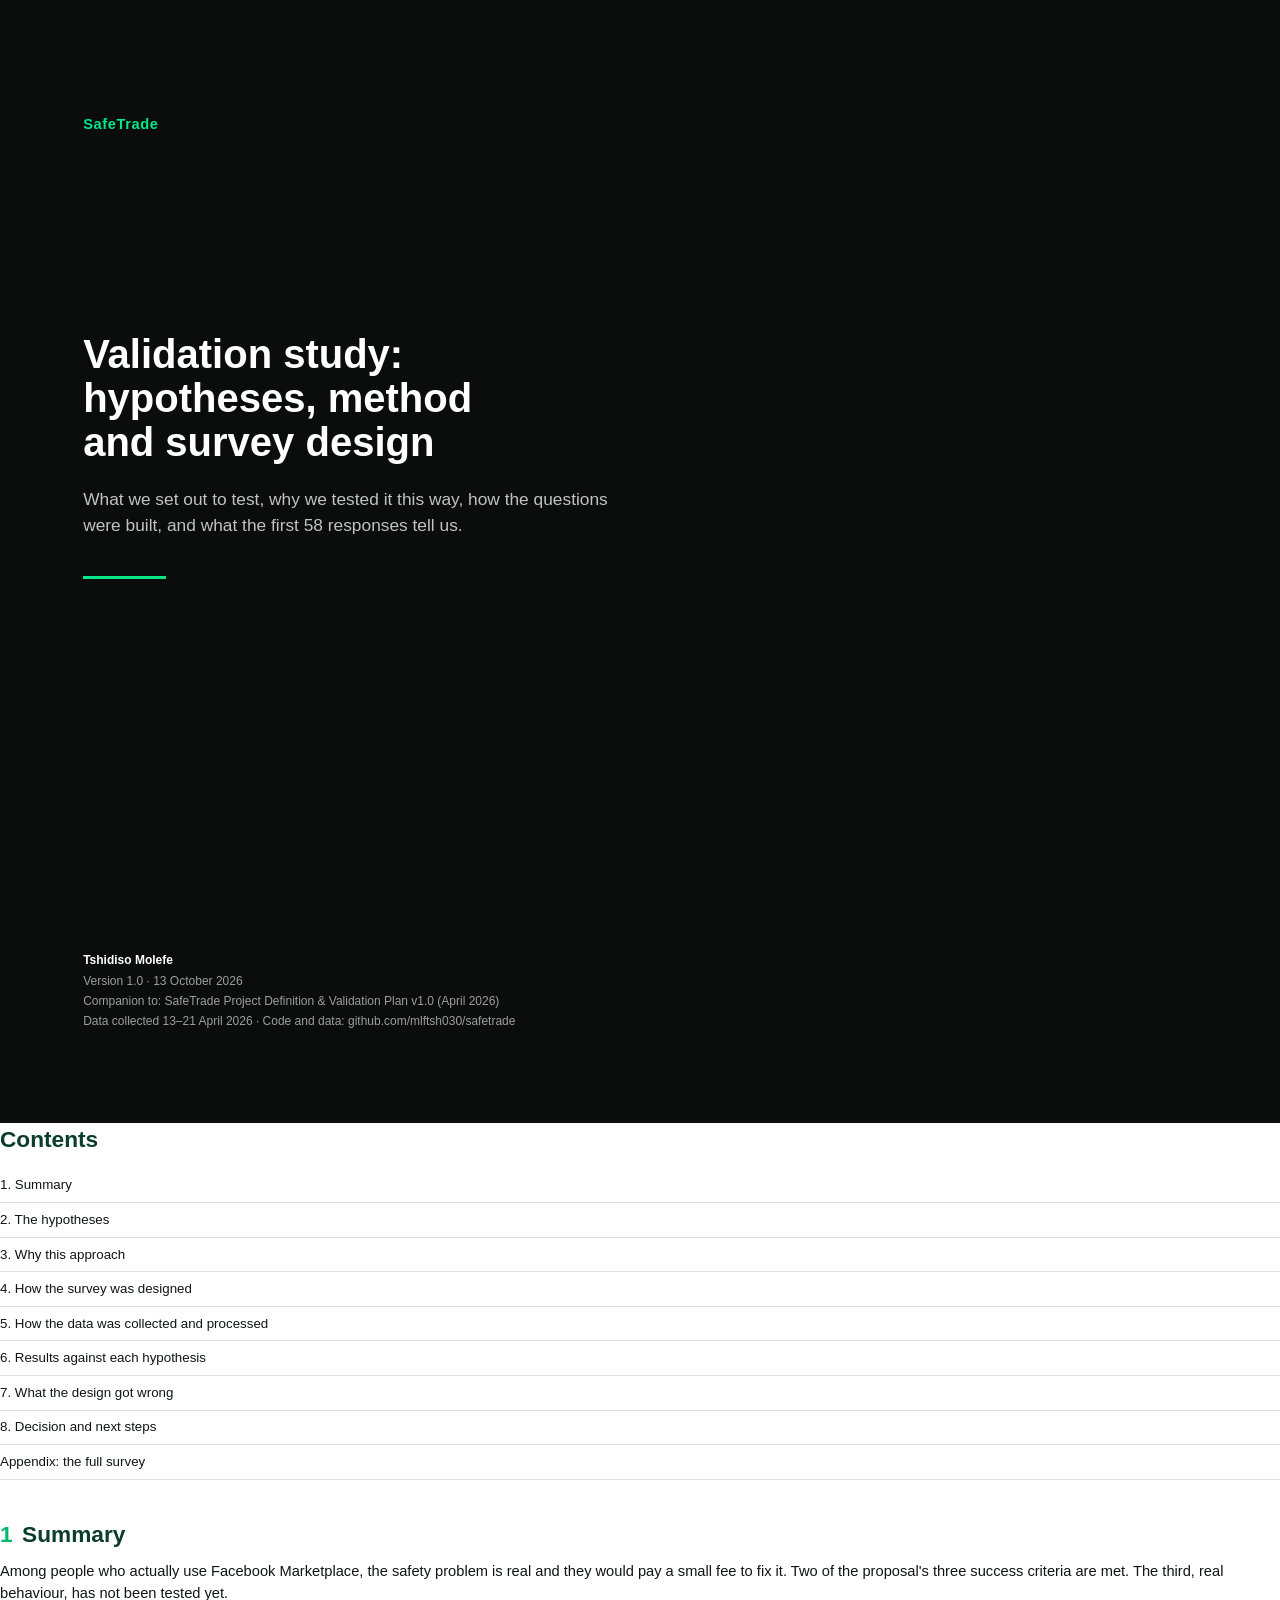
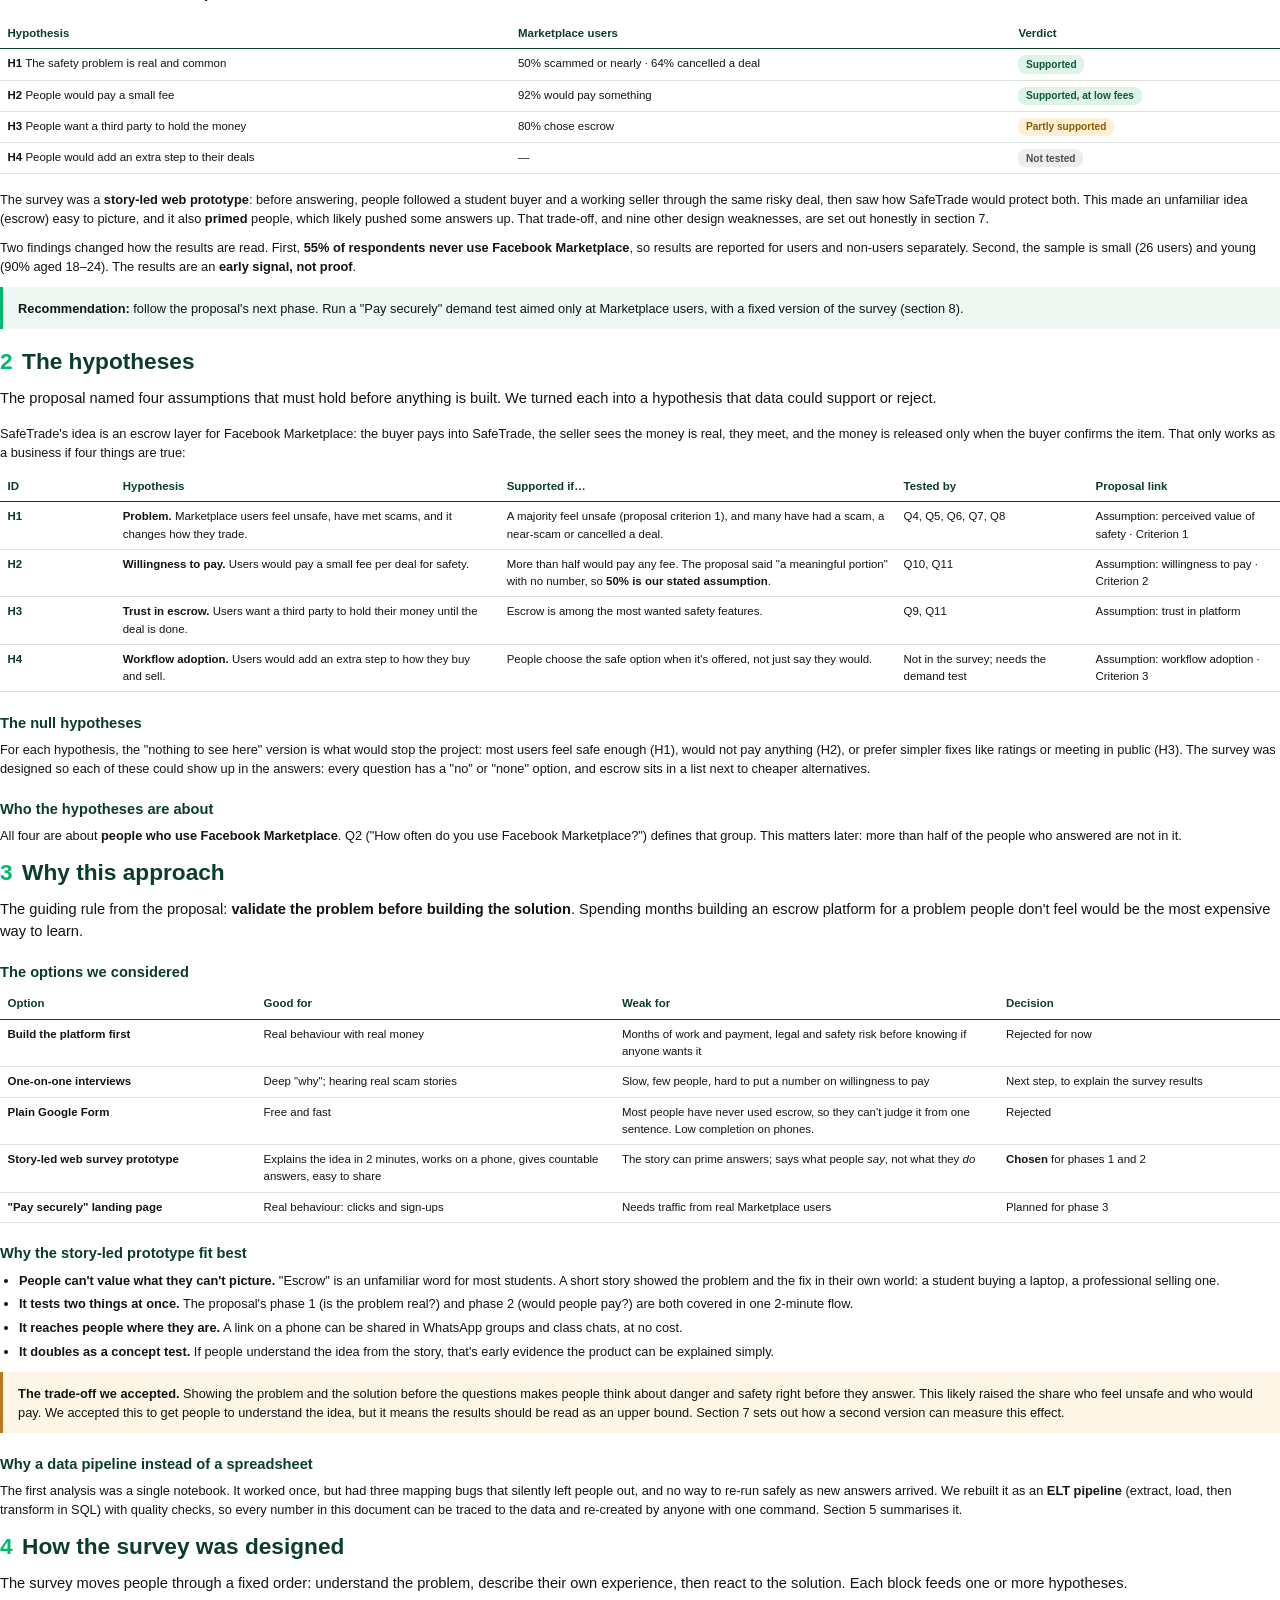
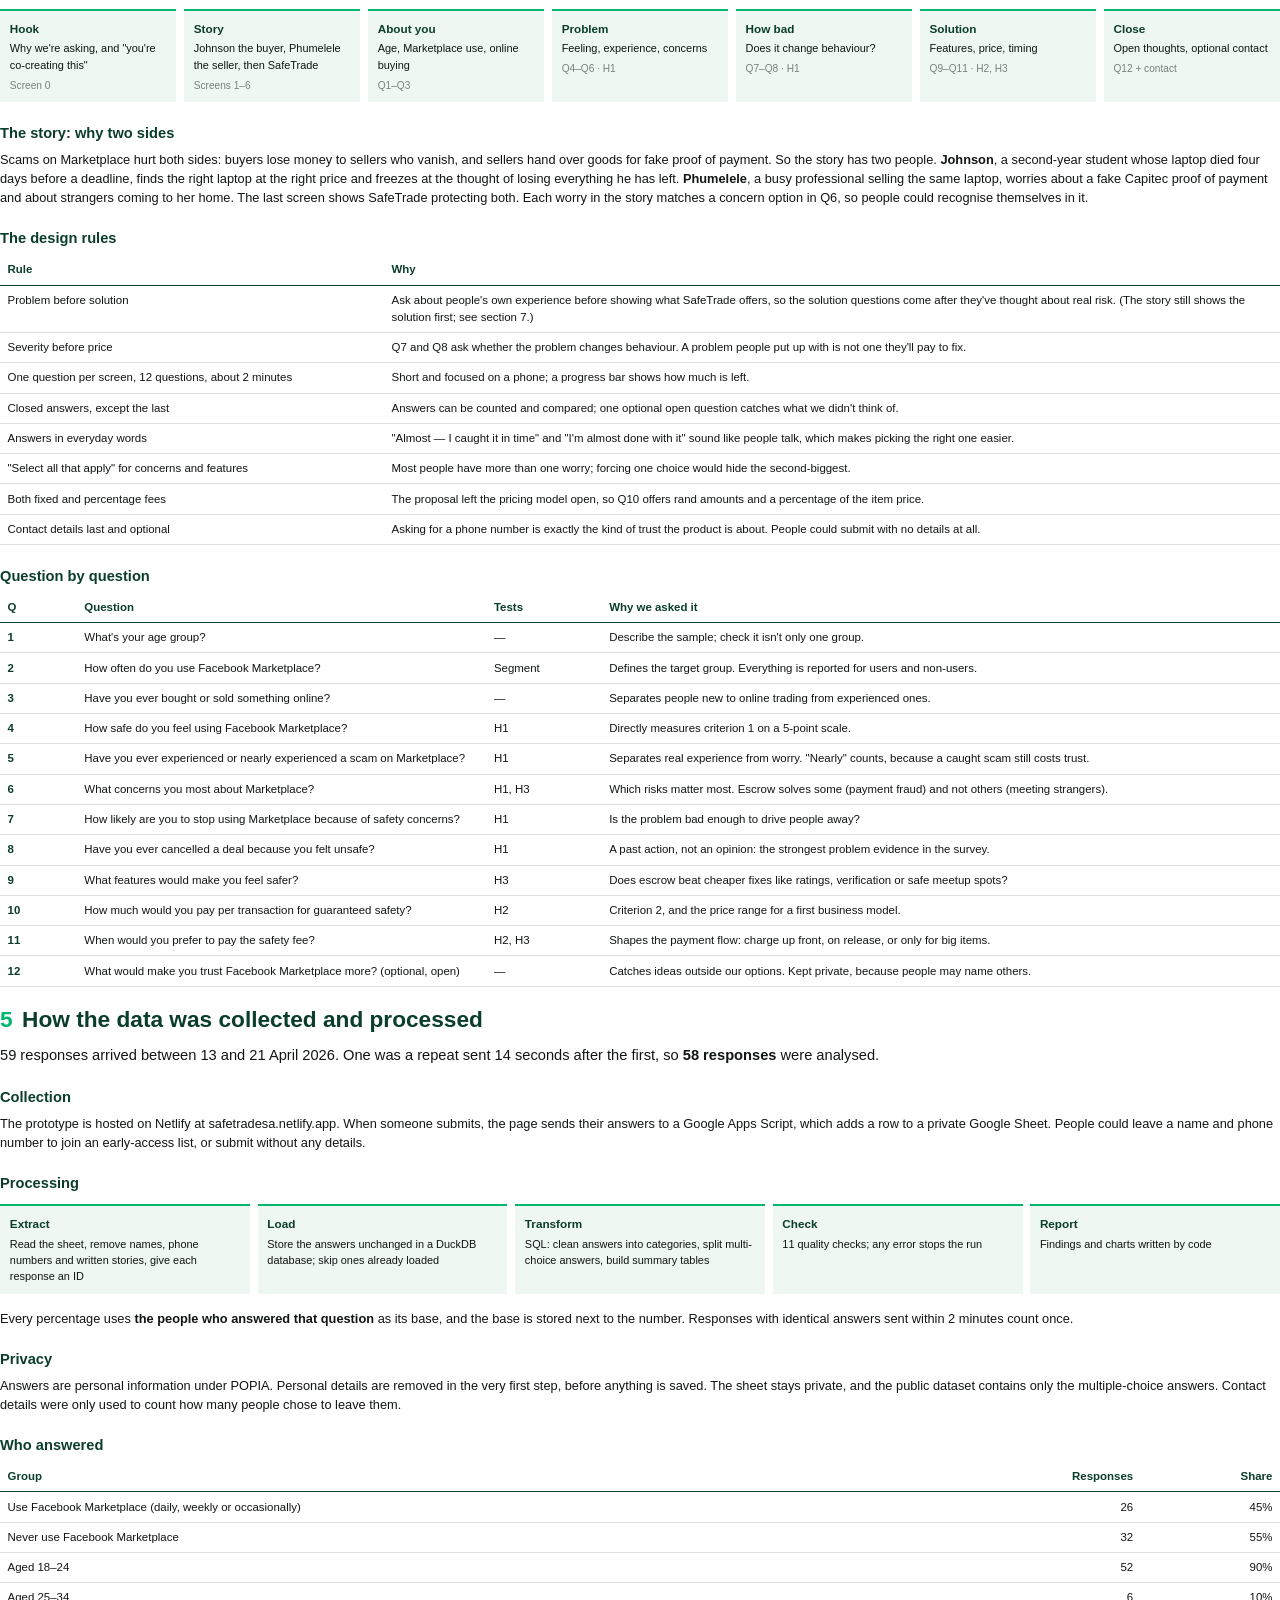
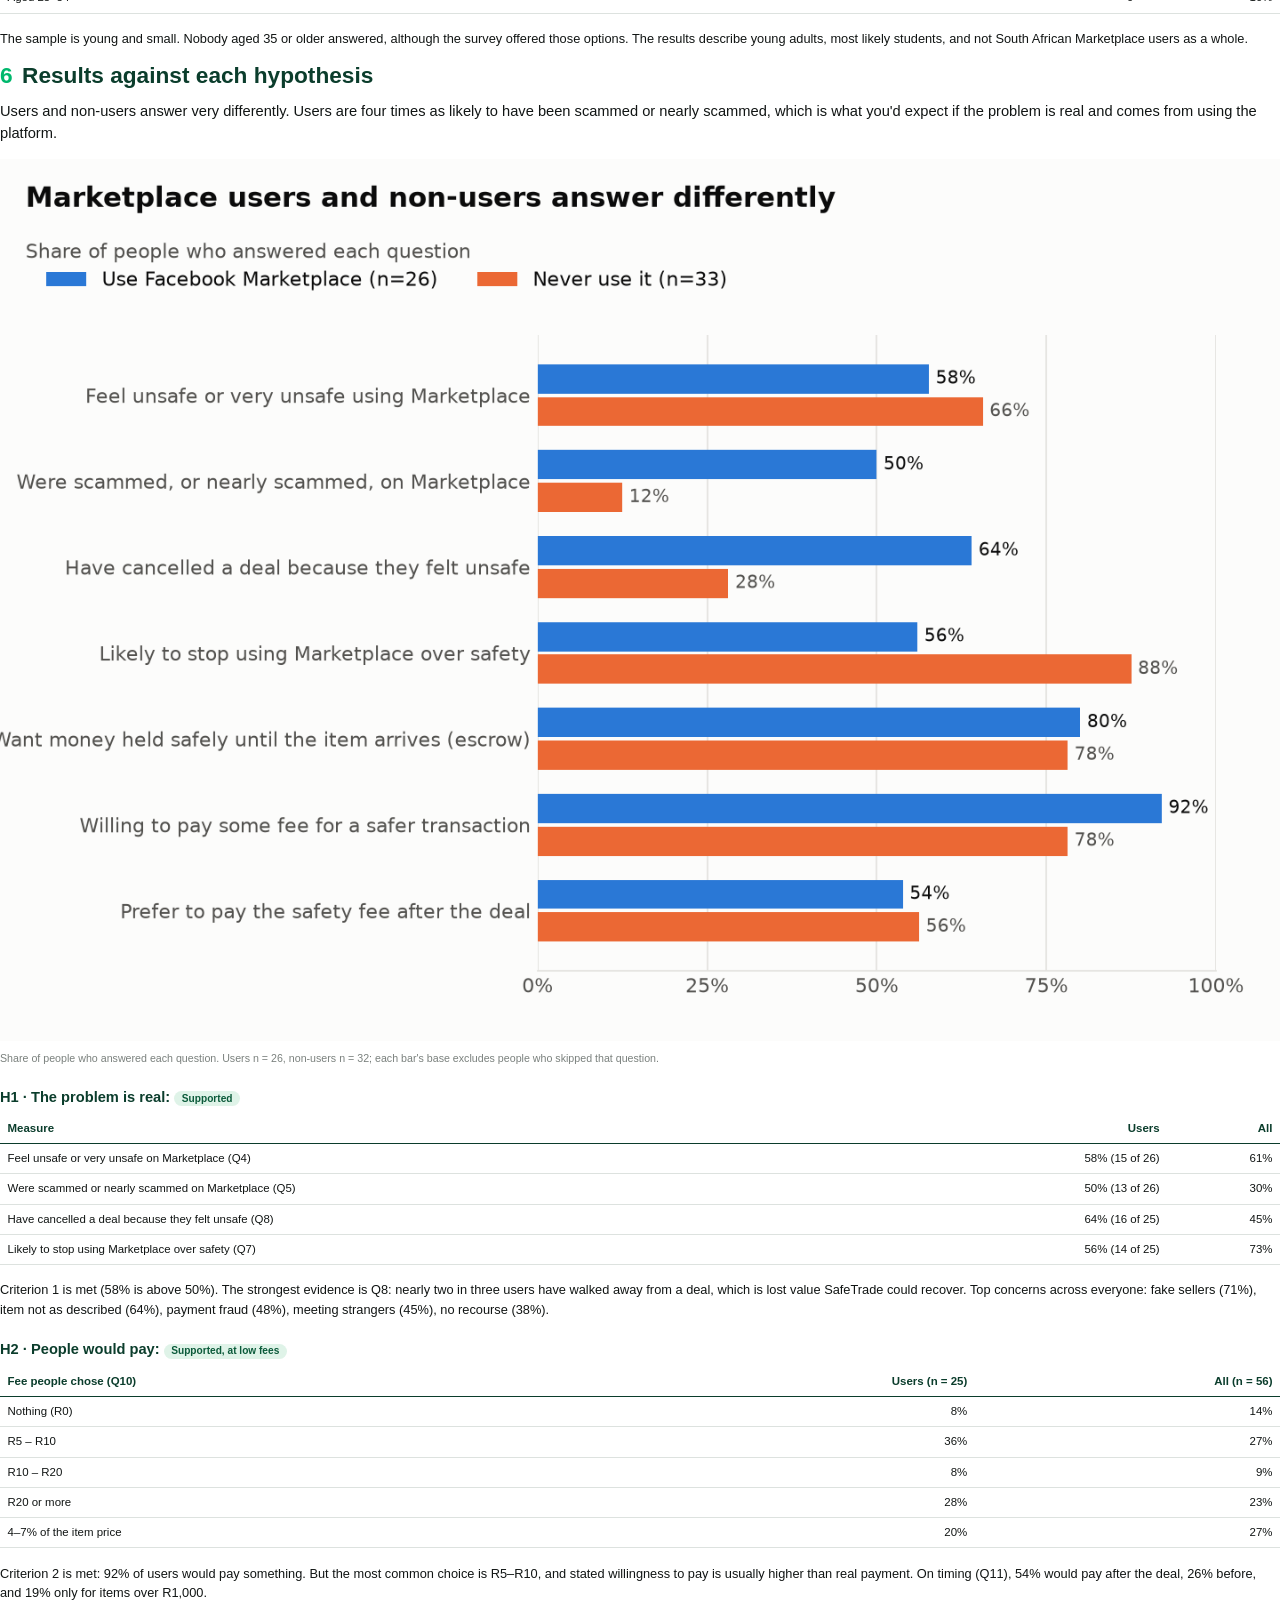
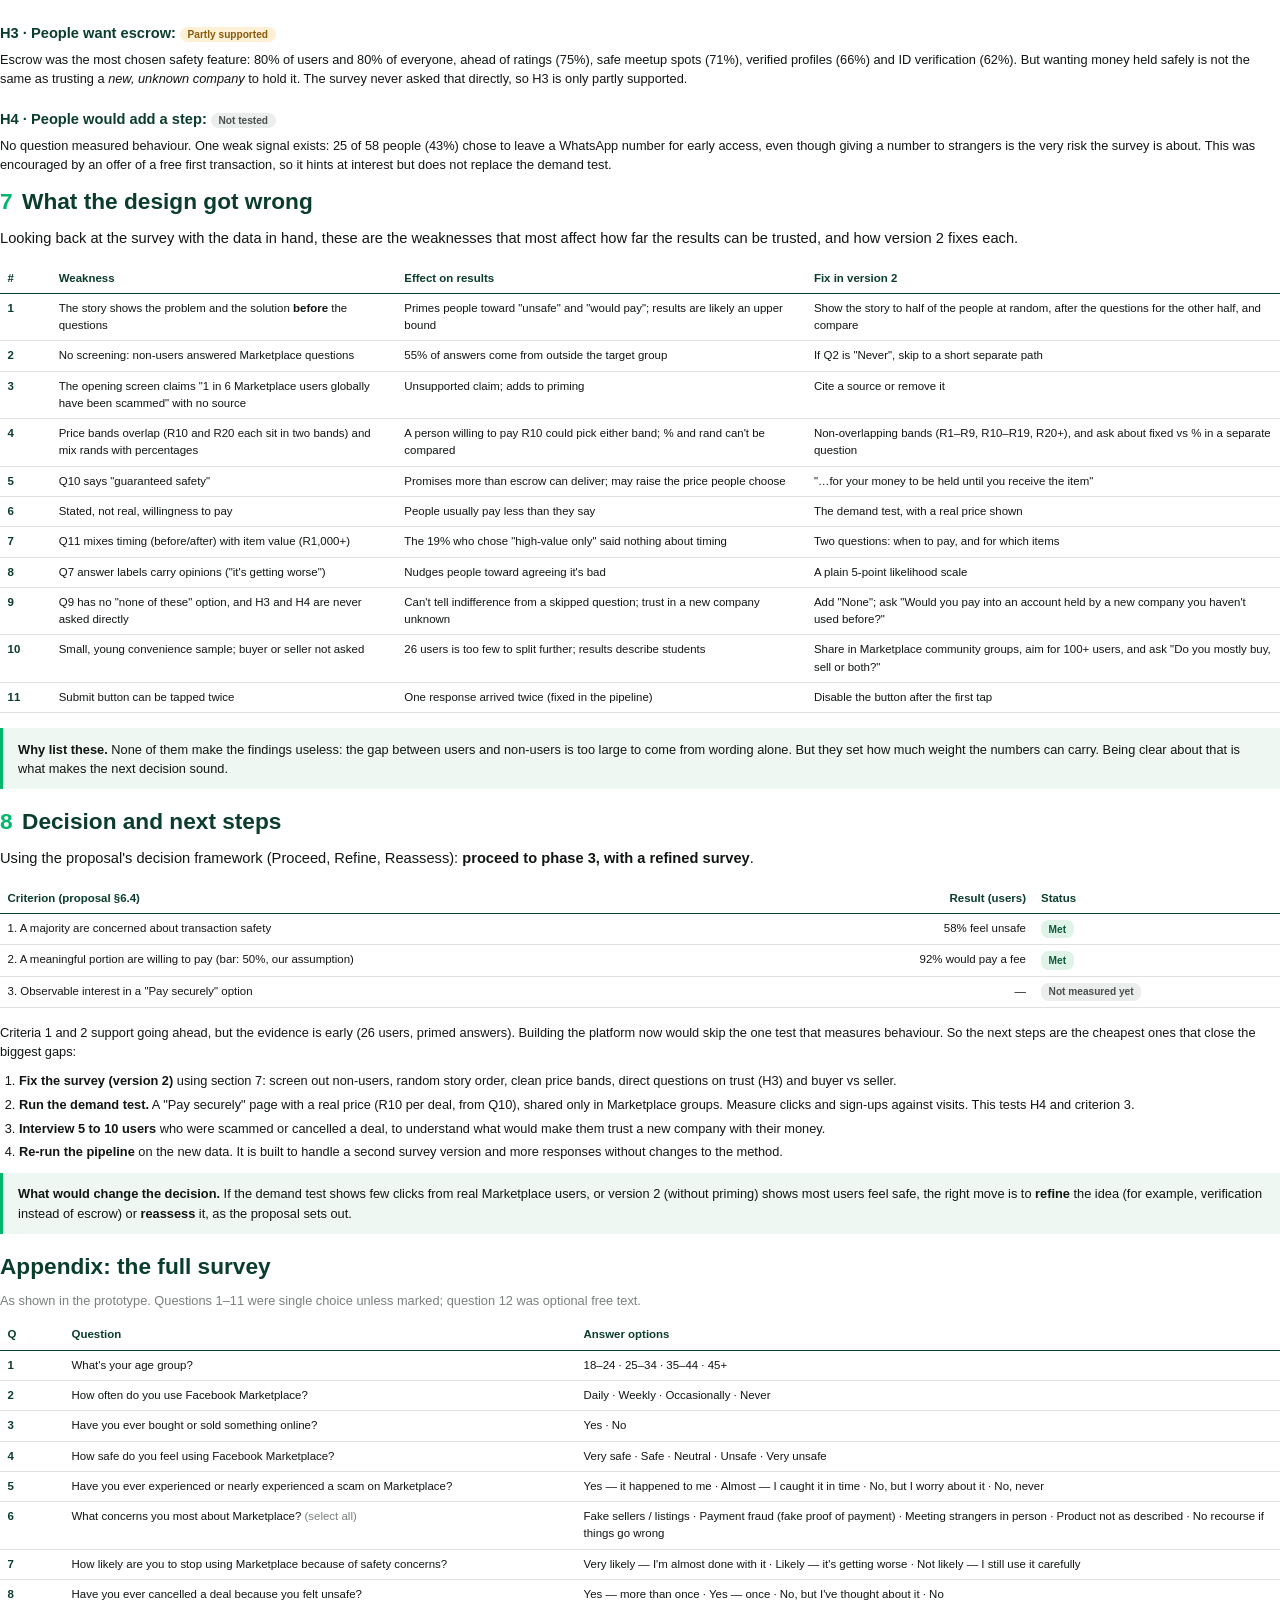
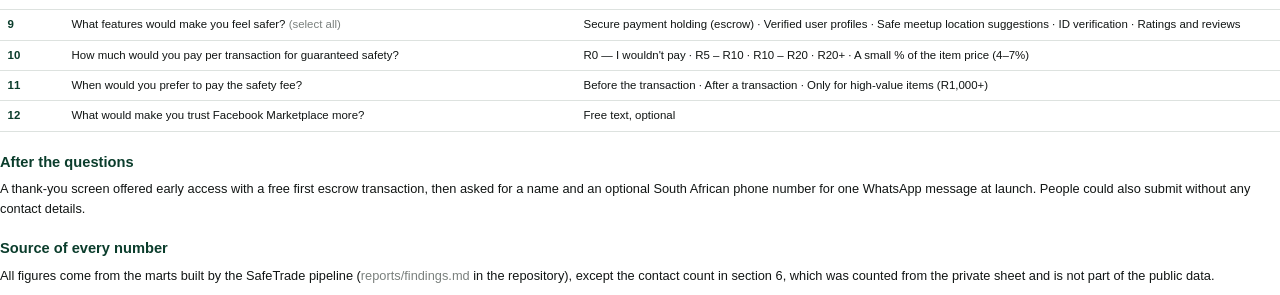
<file: docs/source/validation-study.html>
<!doctype html>
<html lang="en">
<head>
<meta charset="utf-8">
<title>SafeTrade Validation Study</title>
<style>
@page {
  size: A4;
  margin: 22mm 20mm 22mm 20mm;
  @bottom-left { content: "SafeTrade · Validation study v1.0"; font: 8pt Inter; color: #6b706e; }
  @bottom-right { content: counter(page) " / " counter(pages); font: 8pt Inter; color: #6b706e; }
}
@page cover { margin: 0; @bottom-left { content: none; } @bottom-right { content: none; } }

:root { --ink: #111514; --ink2: #4a514e; --muted: #7a807d; --line: #dde2df;
        --deep: #0B3D2C; --green: #00b86d; --tint: #eef7f2; --amber: #b7791f; --amberTint: #fdf6e7; }
* { box-sizing: border-box; }
html { font-family: Inter, sans-serif; font-size: 9.6pt; line-height: 1.5; color: var(--ink); }
body { margin: 0; }
h1, h2, h3 { color: var(--deep); line-height: 1.2; margin: 0; }
h2 { font-size: 17pt; font-weight: 700; margin: 0 0 3mm; padding-top: 1mm; }
h2 .n { color: var(--green); margin-right: 2.5mm; }
h3 { font-size: 11pt; font-weight: 700; margin: 6mm 0 2mm; }
p { margin: 0 0 2.6mm; }
.lead { font-size: 11pt; color: var(--ink); margin-bottom: 4mm; }
.section { page-break-before: always; }
.muted { color: var(--muted); }
ul, ol { margin: 0 0 3mm; padding-left: 5mm; }
li { margin-bottom: 1.2mm; }
strong { font-weight: 650; }

table { width: 100%; border-collapse: collapse; margin: 2mm 0 4mm; font-size: 8.6pt; page-break-inside: auto; }
tr { page-break-inside: avoid; }
th { text-align: left; font-weight: 650; color: var(--deep); border-bottom: 1.4pt solid var(--deep); padding: 1.6mm 2mm; vertical-align: bottom; }
td { border-bottom: 0.5pt solid var(--line); padding: 1.6mm 2mm; vertical-align: top; }
td.num, th.num { text-align: right; white-space: nowrap; font-variant-numeric: tabular-nums; }
td.q { white-space: nowrap; font-weight: 650; color: var(--deep); }

.box { background: var(--tint); border-left: 2.5pt solid var(--green); padding: 3mm 4mm; margin: 3mm 0 4mm; page-break-inside: avoid; }
.box.warn { background: var(--amberTint); border-left-color: var(--amber); }
.box p:last-child, .box ul:last-child { margin-bottom: 0; }
.tag { display: inline-block; font-size: 7.6pt; font-weight: 650; padding: 0.4mm 2mm; border-radius: 2mm; white-space: nowrap; }
.yes { background: #dff3e8; color: #0b5a3a; }
.part { background: #fdf0d5; color: #8a5a0b; }
.no { background: #eceeed; color: #4a514e; }

.flow { display: flex; gap: 2mm; margin: 3mm 0 4mm; }
.flow div { flex: 1; background: var(--tint); border-top: 2pt solid var(--green); padding: 2.4mm 2.6mm; font-size: 8.2pt; }
.flow b { display: block; color: var(--deep); font-size: 8.8pt; margin-bottom: 0.8mm; }
.flow span { display: block; margin-top: 1.2mm; color: var(--muted); font-size: 7.6pt; }

figure { margin: 3mm 0 4mm; page-break-inside: avoid; }
figure img { width: 100%; }
figcaption { font-size: 8pt; color: var(--muted); margin-top: 1mm; }

/* Cover */
.cover { page: cover; height: 297mm; background: #0A0D0C; color: #fff; padding: 30mm 22mm 24mm; position: relative; }
.cover .brand { font-size: 11pt; font-weight: 700; letter-spacing: 0.04em; color: #00E88A; }
.cover h1 { color: #fff; font-size: 30pt; font-weight: 800; margin: 52mm 0 6mm; line-height: 1.1; }
.cover .sub { font-size: 13pt; color: rgba(255,255,255,0.75); max-width: 140mm; }
.cover .rule { width: 22mm; height: 2pt; background: #00E88A; margin: 10mm 0; }
.cover .meta { position: absolute; left: 22mm; bottom: 24mm; font-size: 9pt; color: rgba(255,255,255,0.6); line-height: 1.7; }
.cover .meta b { color: #fff; font-weight: 600; }

.toc { margin-top: 4mm; }
.toc div { display: flex; justify-content: space-between; border-bottom: 0.5pt solid var(--line); padding: 1.8mm 0; font-size: 10pt; }
.toc a { color: var(--ink); text-decoration: none; }
.toc div { position: relative; }
.toc a::after { content: target-counter(attr(href), page); position: absolute; right: 0; color: var(--muted); }
</style>
</head>
<body>

<!-- COVER -->
<section class="cover">
  <div class="brand">SafeTrade</div>
  <h1>Validation study:<br>hypotheses, method<br>and survey design</h1>
  <div class="sub">What we set out to test, why we tested it this way, how the questions were built, and what the first 58 responses tell us.</div>
  <div class="rule"></div>
  <div class="meta">
    <b>Tshidiso Molefe</b><br>
    Version 1.0 · 13 October 2026<br>
    Companion to: SafeTrade Project Definition &amp; Validation Plan v1.0 (April 2026)<br>
    Data collected 13–21 April 2026 · Code and data: github.com/mlftsh030/safetrade
  </div>
</section>

<!-- CONTENTS + SUMMARY -->
<section>
  <h2>Contents</h2>
  <div class="toc">
    <div><a href="#s1">1. Summary</a></div>
    <div><a href="#s2">2. The hypotheses</a></div>
    <div><a href="#s3">3. Why this approach</a></div>
    <div><a href="#s4">4. How the survey was designed</a></div>
    <div><a href="#s5">5. How the data was collected and processed</a></div>
    <div><a href="#s6">6. Results against each hypothesis</a></div>
    <div><a href="#s7">7. What the design got wrong</a></div>
    <div><a href="#s8">8. Decision and next steps</a></div>
    <div><a href="#a1">Appendix: the full survey</a></div>
  </div>

  <h2 id="s1" style="margin-top:10mm"><span class="n">1</span>Summary</h2>
  <p class="lead">Among people who actually use Facebook Marketplace, the safety problem is real and they would pay a small fee to fix it. Two of the proposal's three success criteria are met. The third, real behaviour, has not been tested yet.</p>

  <table>
    <tr><th>Hypothesis</th><th>Marketplace users</th><th>Verdict</th></tr>
    <tr><td><strong>H1</strong> The safety problem is real and common</td><td>50% scammed or nearly · 64% cancelled a deal</td><td><span class="tag yes">Supported</span></td></tr>
    <tr><td><strong>H2</strong> People would pay a small fee</td><td>92% would pay something</td><td><span class="tag yes">Supported, at low fees</span></td></tr>
    <tr><td><strong>H3</strong> People want a third party to hold the money</td><td>80% chose escrow</td><td><span class="tag part">Partly supported</span></td></tr>
    <tr><td><strong>H4</strong> People would add an extra step to their deals</td><td>—</td><td><span class="tag no">Not tested</span></td></tr>
  </table>

  <p>The survey was a <strong>story-led web prototype</strong>: before answering, people followed a student buyer and a working seller through the same risky deal, then saw how SafeTrade would protect both. This made an unfamiliar idea (escrow) easy to picture, and it also <strong>primed</strong> people, which likely pushed some answers up. That trade-off, and nine other design weaknesses, are set out honestly in section 7.</p>
  <p>Two findings changed how the results are read. First, <strong>55% of respondents never use Facebook Marketplace</strong>, so results are reported for users and non-users separately. Second, the sample is small (26 users) and young (90% aged 18–24). The results are an <strong>early signal, not proof</strong>.</p>
  <div class="box"><p><strong>Recommendation:</strong> follow the proposal's next phase. Run a "Pay securely" demand test aimed only at Marketplace users, with a fixed version of the survey (section 8).</p></div>
</section>

<!-- HYPOTHESES -->
<section class="section">
  <h2 id="s2"><span class="n">2</span>The hypotheses</h2>
  <p class="lead">The proposal named four assumptions that must hold before anything is built. We turned each into a hypothesis that data could support or reject.</p>

  <p>SafeTrade's idea is an escrow layer for Facebook Marketplace: the buyer pays into SafeTrade, the seller sees the money is real, they meet, and the money is released only when the buyer confirms the item. That only works as a business if four things are true:</p>

  <table>
    <tr><th style="width:9%">ID</th><th style="width:30%">Hypothesis</th><th style="width:31%">Supported if…</th><th style="width:15%">Tested by</th><th style="width:15%">Proposal link</th></tr>
    <tr><td class="q">H1</td><td><strong>Problem.</strong> Marketplace users feel unsafe, have met scams, and it changes how they trade.</td><td>A majority feel unsafe (proposal criterion 1), and many have had a scam, a near-scam or cancelled a deal.</td><td>Q4, Q5, Q6, Q7, Q8</td><td>Assumption: perceived value of safety · Criterion 1</td></tr>
    <tr><td class="q">H2</td><td><strong>Willingness to pay.</strong> Users would pay a small fee per deal for safety.</td><td>More than half would pay any fee. The proposal said "a meaningful portion" with no number, so <strong>50% is our stated assumption</strong>.</td><td>Q10, Q11</td><td>Assumption: willingness to pay · Criterion 2</td></tr>
    <tr><td class="q">H3</td><td><strong>Trust in escrow.</strong> Users want a third party to hold their money until the deal is done.</td><td>Escrow is among the most wanted safety features.</td><td>Q9, Q11</td><td>Assumption: trust in platform</td></tr>
    <tr><td class="q">H4</td><td><strong>Workflow adoption.</strong> Users would add an extra step to how they buy and sell.</td><td>People choose the safe option when it's offered, not just say they would.</td><td>Not in the survey; needs the demand test</td><td>Assumption: workflow adoption · Criterion 3</td></tr>
  </table>

  <h3>The null hypotheses</h3>
  <p>For each hypothesis, the "nothing to see here" version is what would stop the project: most users feel safe enough (H1), would not pay anything (H2), or prefer simpler fixes like ratings or meeting in public (H3). The survey was designed so each of these could show up in the answers: every question has a "no" or "none" option, and escrow sits in a list next to cheaper alternatives.</p>

  <h3>Who the hypotheses are about</h3>
  <p>All four are about <strong>people who use Facebook Marketplace</strong>. Q2 ("How often do you use Facebook Marketplace?") defines that group. This matters later: more than half of the people who answered are not in it.</p>
</section>

<!-- APPROACH -->
<section class="section">
  <h2 id="s3"><span class="n">3</span>Why this approach</h2>
  <p class="lead">The guiding rule from the proposal: <strong>validate the problem before building the solution</strong>. Spending months building an escrow platform for a problem people don't feel would be the most expensive way to learn.</p>

  <h3>The options we considered</h3>
  <table>
    <tr><th style="width:20%">Option</th><th style="width:28%">Good for</th><th style="width:30%">Weak for</th><th style="width:22%">Decision</th></tr>
    <tr><td><strong>Build the platform first</strong></td><td>Real behaviour with real money</td><td>Months of work and payment, legal and safety risk before knowing if anyone wants it</td><td>Rejected for now</td></tr>
    <tr><td><strong>One-on-one interviews</strong></td><td>Deep "why"; hearing real scam stories</td><td>Slow, few people, hard to put a number on willingness to pay</td><td>Next step, to explain the survey results</td></tr>
    <tr><td><strong>Plain Google Form</strong></td><td>Free and fast</td><td>Most people have never used escrow, so they can't judge it from one sentence. Low completion on phones.</td><td>Rejected</td></tr>
    <tr><td><strong>Story-led web survey prototype</strong></td><td>Explains the idea in 2 minutes, works on a phone, gives countable answers, easy to share</td><td>The story can prime answers; says what people <em>say</em>, not what they <em>do</em></td><td><strong>Chosen</strong> for phases 1 and 2</td></tr>
    <tr><td><strong>"Pay securely" landing page</strong></td><td>Real behaviour: clicks and sign-ups</td><td>Needs traffic from real Marketplace users</td><td>Planned for phase 3</td></tr>
  </table>

  <h3>Why the story-led prototype fit best</h3>
  <ul>
    <li><strong>People can't value what they can't picture.</strong> "Escrow" is an unfamiliar word for most students. A short story showed the problem and the fix in their own world: a student buying a laptop, a professional selling one.</li>
    <li><strong>It tests two things at once.</strong> The proposal's phase 1 (is the problem real?) and phase 2 (would people pay?) are both covered in one 2-minute flow.</li>
    <li><strong>It reaches people where they are.</strong> A link on a phone can be shared in WhatsApp groups and class chats, at no cost.</li>
    <li><strong>It doubles as a concept test.</strong> If people understand the idea from the story, that's early evidence the product can be explained simply.</li>
  </ul>

  <div class="box warn"><p><strong>The trade-off we accepted.</strong> Showing the problem and the solution before the questions makes people think about danger and safety right before they answer. This likely raised the share who feel unsafe and who would pay. We accepted this to get people to understand the idea, but it means the results should be read as an upper bound. Section 7 sets out how a second version can measure this effect.</p></div>

  <h3>Why a data pipeline instead of a spreadsheet</h3>
  <p>The first analysis was a single notebook. It worked once, but had three mapping bugs that silently left people out, and no way to re-run safely as new answers arrived. We rebuilt it as an <strong>ELT pipeline</strong> (extract, load, then transform in SQL) with quality checks, so every number in this document can be traced to the data and re-created by anyone with one command. Section 5 summarises it.</p>
</section>

<!-- SURVEY DESIGN -->
<section class="section">
  <h2 id="s4"><span class="n">4</span>How the survey was designed</h2>
  <p class="lead">The survey moves people through a fixed order: understand the problem, describe their own experience, then react to the solution. Each block feeds one or more hypotheses.</p>

  <div class="flow">
    <div><b>Hook</b>Why we're asking, and "you're co-creating this"<span>Screen 0</span></div>
    <div><b>Story</b>Johnson the buyer, Phumelele the seller, then SafeTrade<span>Screens 1–6</span></div>
    <div><b>About you</b>Age, Marketplace use, online buying<span>Q1–Q3</span></div>
    <div><b>Problem</b>Feeling, experience, concerns<span>Q4–Q6 · H1</span></div>
    <div><b>How bad</b>Does it change behaviour?<span>Q7–Q8 · H1</span></div>
    <div><b>Solution</b>Features, price, timing<span>Q9–Q11 · H2, H3</span></div>
    <div><b>Close</b>Open thoughts, optional contact<span>Q12 + contact</span></div>
  </div>

  <h3>The story: why two sides</h3>
  <p>Scams on Marketplace hurt both sides: buyers lose money to sellers who vanish, and sellers hand over goods for fake proof of payment. So the story has two people. <strong>Johnson</strong>, a second-year student whose laptop died four days before a deadline, finds the right laptop at the right price and freezes at the thought of losing everything he has left. <strong>Phumelele</strong>, a busy professional selling the same laptop, worries about a fake Capitec proof of payment and about strangers coming to her home. The last screen shows SafeTrade protecting both. Each worry in the story matches a concern option in Q6, so people could recognise themselves in it.</p>

  <h3>The design rules</h3>
  <table>
    <tr><th style="width:30%">Rule</th><th>Why</th></tr>
    <tr><td>Problem before solution</td><td>Ask about people's own experience before showing what SafeTrade offers, so the solution questions come after they've thought about real risk. (The story still shows the solution first; see section 7.)</td></tr>
    <tr><td>Severity before price</td><td>Q7 and Q8 ask whether the problem changes behaviour. A problem people put up with is not one they'll pay to fix.</td></tr>
    <tr><td>One question per screen, 12 questions, about 2 minutes</td><td>Short and focused on a phone; a progress bar shows how much is left.</td></tr>
    <tr><td>Closed answers, except the last</td><td>Answers can be counted and compared; one optional open question catches what we didn't think of.</td></tr>
    <tr><td>Answers in everyday words</td><td>"Almost — I caught it in time" and "I'm almost done with it" sound like people talk, which makes picking the right one easier.</td></tr>
    <tr><td>"Select all that apply" for concerns and features</td><td>Most people have more than one worry; forcing one choice would hide the second-biggest.</td></tr>
    <tr><td>Both fixed and percentage fees</td><td>The proposal left the pricing model open, so Q10 offers rand amounts and a percentage of the item price.</td></tr>
    <tr><td>Contact details last and optional</td><td>Asking for a phone number is exactly the kind of trust the product is about. People could submit with no details at all.</td></tr>
  </table>

  <h3>Question by question</h3>
  <table>
    <tr><th style="width:6%">Q</th><th style="width:32%">Question</th><th style="width:9%">Tests</th><th>Why we asked it</th></tr>
    <tr><td class="q">1</td><td>What's your age group?</td><td>—</td><td>Describe the sample; check it isn't only one group.</td></tr>
    <tr><td class="q">2</td><td>How often do you use Facebook Marketplace?</td><td>Segment</td><td>Defines the target group. Everything is reported for users and non-users.</td></tr>
    <tr><td class="q">3</td><td>Have you ever bought or sold something online?</td><td>—</td><td>Separates people new to online trading from experienced ones.</td></tr>
    <tr><td class="q">4</td><td>How safe do you feel using Facebook Marketplace?</td><td>H1</td><td>Directly measures criterion 1 on a 5-point scale.</td></tr>
    <tr><td class="q">5</td><td>Have you ever experienced or nearly experienced a scam on Marketplace?</td><td>H1</td><td>Separates real experience from worry. "Nearly" counts, because a caught scam still costs trust.</td></tr>
    <tr><td class="q">6</td><td>What concerns you most about Marketplace?</td><td>H1, H3</td><td>Which risks matter most. Escrow solves some (payment fraud) and not others (meeting strangers).</td></tr>
    <tr><td class="q">7</td><td>How likely are you to stop using Marketplace because of safety concerns?</td><td>H1</td><td>Is the problem bad enough to drive people away?</td></tr>
    <tr><td class="q">8</td><td>Have you ever cancelled a deal because you felt unsafe?</td><td>H1</td><td>A past action, not an opinion: the strongest problem evidence in the survey.</td></tr>
    <tr><td class="q">9</td><td>What features would make you feel safer?</td><td>H3</td><td>Does escrow beat cheaper fixes like ratings, verification or safe meetup spots?</td></tr>
    <tr><td class="q">10</td><td>How much would you pay per transaction for guaranteed safety?</td><td>H2</td><td>Criterion 2, and the price range for a first business model.</td></tr>
    <tr><td class="q">11</td><td>When would you prefer to pay the safety fee?</td><td>H2, H3</td><td>Shapes the payment flow: charge up front, on release, or only for big items.</td></tr>
    <tr><td class="q">12</td><td>What would make you trust Facebook Marketplace more? (optional, open)</td><td>—</td><td>Catches ideas outside our options. Kept private, because people may name others.</td></tr>
  </table>
</section>

<!-- DATA -->
<section class="section">
  <h2 id="s5"><span class="n">5</span>How the data was collected and processed</h2>
  <p class="lead">59 responses arrived between 13 and 21 April 2026. One was a repeat sent 14 seconds after the first, so <strong>58 responses</strong> were analysed.</p>

  <h3>Collection</h3>
  <p>The prototype is hosted on Netlify at safetradesa.netlify.app. When someone submits, the page sends their answers to a Google Apps Script, which adds a row to a private Google Sheet. People could leave a name and phone number to join an early-access list, or submit without any details.</p>

  <h3>Processing</h3>
  <div class="flow">
    <div><b>Extract</b>Read the sheet, remove names, phone numbers and written stories, give each response an ID</div>
    <div><b>Load</b>Store the answers unchanged in a DuckDB database; skip ones already loaded</div>
    <div><b>Transform</b>SQL: clean answers into categories, split multi-choice answers, build summary tables</div>
    <div><b>Check</b>11 quality checks; any error stops the run</div>
    <div><b>Report</b>Findings and charts written by code</div>
  </div>
  <p>Every percentage uses <strong>the people who answered that question</strong> as its base, and the base is stored next to the number. Responses with identical answers sent within 2 minutes count once.</p>

  <h3>Privacy</h3>
  <p>Answers are personal information under POPIA. Personal details are removed in the very first step, before anything is saved. The sheet stays private, and the public dataset contains only the multiple-choice answers. Contact details were only used to count how many people chose to leave them.</p>

  <h3>Who answered</h3>
  <table>
    <tr><th>Group</th><th class="num">Responses</th><th class="num">Share</th></tr>
    <tr><td>Use Facebook Marketplace (daily, weekly or occasionally)</td><td class="num">26</td><td class="num">45%</td></tr>
    <tr><td>Never use Facebook Marketplace</td><td class="num">32</td><td class="num">55%</td></tr>
    <tr><td>Aged 18–24</td><td class="num">52</td><td class="num">90%</td></tr>
    <tr><td>Aged 25–34</td><td class="num">6</td><td class="num">10%</td></tr>
  </table>
  <p>The sample is young and small. Nobody aged 35 or older answered, although the survey offered those options. The results describe young adults, most likely students, and not South African Marketplace users as a whole.</p>
</section>

<!-- RESULTS -->
<section class="section">
  <h2 id="s6"><span class="n">6</span>Results against each hypothesis</h2>
  <p class="lead">Users and non-users answer very differently. Users are four times as likely to have been scammed or nearly scammed, which is what you'd expect if the problem is real and comes from using the platform.</p>

  <figure>
    <img src="../../reports/charts/users_vs_non_users.png" alt="Marketplace users vs non-users">
    <figcaption>Share of people who answered each question. Users n = 26, non-users n = 32; each bar's base excludes people who skipped that question.</figcaption>
  </figure>

  <h3>H1 · The problem is real: <span class="tag yes">Supported</span></h3>
  <table>
    <tr><th>Measure</th><th class="num">Users</th><th class="num">All</th></tr>
    <tr><td>Feel unsafe or very unsafe on Marketplace (Q4)</td><td class="num">58% (15 of 26)</td><td class="num">61%</td></tr>
    <tr><td>Were scammed or nearly scammed on Marketplace (Q5)</td><td class="num">50% (13 of 26)</td><td class="num">30%</td></tr>
    <tr><td>Have cancelled a deal because they felt unsafe (Q8)</td><td class="num">64% (16 of 25)</td><td class="num">45%</td></tr>
    <tr><td>Likely to stop using Marketplace over safety (Q7)</td><td class="num">56% (14 of 25)</td><td class="num">73%</td></tr>
  </table>
  <p>Criterion 1 is met (58% is above 50%). The strongest evidence is Q8: nearly two in three users have walked away from a deal, which is lost value SafeTrade could recover. Top concerns across everyone: fake sellers (71%), item not as described (64%), payment fraud (48%), meeting strangers (45%), no recourse (38%).</p>

  <h3>H2 · People would pay: <span class="tag yes">Supported, at low fees</span></h3>
  <table>
    <tr><th>Fee people chose (Q10)</th><th class="num">Users (n = 25)</th><th class="num">All (n = 56)</th></tr>
    <tr><td>Nothing (R0)</td><td class="num">8%</td><td class="num">14%</td></tr>
    <tr><td>R5 – R10</td><td class="num">36%</td><td class="num">27%</td></tr>
    <tr><td>R10 – R20</td><td class="num">8%</td><td class="num">9%</td></tr>
    <tr><td>R20 or more</td><td class="num">28%</td><td class="num">23%</td></tr>
    <tr><td>4–7% of the item price</td><td class="num">20%</td><td class="num">27%</td></tr>
  </table>
  <p>Criterion 2 is met: 92% of users would pay something. But the most common choice is R5–R10, and stated willingness to pay is usually higher than real payment. On timing (Q11), 54% would pay after the deal, 26% before, and 19% only for items over R1,000.</p>

  <h3>H3 · People want escrow: <span class="tag part">Partly supported</span></h3>
  <p>Escrow was the most chosen safety feature: 80% of users and 80% of everyone, ahead of ratings (75%), safe meetup spots (71%), verified profiles (66%) and ID verification (62%). But wanting money held safely is not the same as trusting a <em>new, unknown company</em> to hold it. The survey never asked that directly, so H3 is only partly supported.</p>

  <h3>H4 · People would add a step: <span class="tag no">Not tested</span></h3>
  <p>No question measured behaviour. One weak signal exists: 25 of 58 people (43%) chose to leave a WhatsApp number for early access, even though giving a number to strangers is the very risk the survey is about. This was encouraged by an offer of a free first transaction, so it hints at interest but does not replace the demand test.</p>
</section>

<!-- CRITIQUE -->
<section class="section">
  <h2 id="s7"><span class="n">7</span>What the design got wrong</h2>
  <p class="lead">Looking back at the survey with the data in hand, these are the weaknesses that most affect how far the results can be trusted, and how version 2 fixes each.</p>

  <table>
    <tr><th style="width:4%">#</th><th style="width:27%">Weakness</th><th style="width:32%">Effect on results</th><th style="width:37%">Fix in version 2</th></tr>
    <tr><td class="q">1</td><td>The story shows the problem and the solution <strong>before</strong> the questions</td><td>Primes people toward "unsafe" and "would pay"; results are likely an upper bound</td><td>Show the story to half of the people at random, after the questions for the other half, and compare</td></tr>
    <tr><td class="q">2</td><td>No screening: non-users answered Marketplace questions</td><td>55% of answers come from outside the target group</td><td>If Q2 is "Never", skip to a short separate path</td></tr>
    <tr><td class="q">3</td><td>The opening screen claims "1 in 6 Marketplace users globally have been scammed" with no source</td><td>Unsupported claim; adds to priming</td><td>Cite a source or remove it</td></tr>
    <tr><td class="q">4</td><td>Price bands overlap (R10 and R20 each sit in two bands) and mix rands with percentages</td><td>A person willing to pay R10 could pick either band; % and rand can't be compared</td><td>Non-overlapping bands (R1–R9, R10–R19, R20+), and ask about fixed vs % in a separate question</td></tr>
    <tr><td class="q">5</td><td>Q10 says "guaranteed safety"</td><td>Promises more than escrow can deliver; may raise the price people choose</td><td>"…for your money to be held until you receive the item"</td></tr>
    <tr><td class="q">6</td><td>Stated, not real, willingness to pay</td><td>People usually pay less than they say</td><td>The demand test, with a real price shown</td></tr>
    <tr><td class="q">7</td><td>Q11 mixes timing (before/after) with item value (R1,000+)</td><td>The 19% who chose "high-value only" said nothing about timing</td><td>Two questions: when to pay, and for which items</td></tr>
    <tr><td class="q">8</td><td>Q7 answer labels carry opinions ("it's getting worse")</td><td>Nudges people toward agreeing it's bad</td><td>A plain 5-point likelihood scale</td></tr>
    <tr><td class="q">9</td><td>Q9 has no "none of these" option, and H3 and H4 are never asked directly</td><td>Can't tell indifference from a skipped question; trust in a new company unknown</td><td>Add "None"; ask "Would you pay into an account held by a new company you haven't used before?"</td></tr>
    <tr><td class="q">10</td><td>Small, young convenience sample; buyer or seller not asked</td><td>26 users is too few to split further; results describe students</td><td>Share in Marketplace community groups, aim for 100+ users, and ask "Do you mostly buy, sell or both?"</td></tr>
    <tr><td class="q">11</td><td>Submit button can be tapped twice</td><td>One response arrived twice (fixed in the pipeline)</td><td>Disable the button after the first tap</td></tr>
  </table>

  <div class="box"><p><strong>Why list these.</strong> None of them make the findings useless: the gap between users and non-users is too large to come from wording alone. But they set how much weight the numbers can carry. Being clear about that is what makes the next decision sound.</p></div>
</section>

<!-- DECISION -->
<section class="section">
  <h2 id="s8"><span class="n">8</span>Decision and next steps</h2>
  <p class="lead">Using the proposal's decision framework (Proceed, Refine, Reassess): <strong>proceed to phase 3, with a refined survey</strong>.</p>

  <table>
    <tr><th>Criterion (proposal §6.4)</th><th class="num">Result (users)</th><th>Status</th></tr>
    <tr><td>1. A majority are concerned about transaction safety</td><td class="num">58% feel unsafe</td><td><span class="tag yes">Met</span></td></tr>
    <tr><td>2. A meaningful portion are willing to pay (bar: 50%, our assumption)</td><td class="num">92% would pay a fee</td><td><span class="tag yes">Met</span></td></tr>
    <tr><td>3. Observable interest in a "Pay securely" option</td><td class="num">—</td><td><span class="tag no">Not measured yet</span></td></tr>
  </table>
  <p>Criteria 1 and 2 support going ahead, but the evidence is early (26 users, primed answers). Building the platform now would skip the one test that measures behaviour. So the next steps are the cheapest ones that close the biggest gaps:</p>

  <ol>
    <li><strong>Fix the survey (version 2)</strong> using section 7: screen out non-users, random story order, clean price bands, direct questions on trust (H3) and buyer vs seller.</li>
    <li><strong>Run the demand test.</strong> A "Pay securely" page with a real price (R10 per deal, from Q10), shared only in Marketplace groups. Measure clicks and sign-ups against visits. This tests H4 and criterion 3.</li>
    <li><strong>Interview 5 to 10 users</strong> who were scammed or cancelled a deal, to understand what would make them trust a new company with their money.</li>
    <li><strong>Re-run the pipeline</strong> on the new data. It is built to handle a second survey version and more responses without changes to the method.</li>
  </ol>

  <div class="box"><p><strong>What would change the decision.</strong> If the demand test shows few clicks from real Marketplace users, or version 2 (without priming) shows most users feel safe, the right move is to <strong>refine</strong> the idea (for example, verification instead of escrow) or <strong>reassess</strong> it, as the proposal sets out.</p></div>
</section>

<!-- APPENDIX -->
<section class="section">
  <h2 id="a1">Appendix: the full survey</h2>
  <p class="muted">As shown in the prototype. Questions 1–11 were single choice unless marked; question 12 was optional free text.</p>
  <table>
    <tr><th style="width:5%">Q</th><th style="width:40%">Question</th><th>Answer options</th></tr>
    <tr><td class="q">1</td><td>What's your age group?</td><td>18–24 · 25–34 · 35–44 · 45+</td></tr>
    <tr><td class="q">2</td><td>How often do you use Facebook Marketplace?</td><td>Daily · Weekly · Occasionally · Never</td></tr>
    <tr><td class="q">3</td><td>Have you ever bought or sold something online?</td><td>Yes · No</td></tr>
    <tr><td class="q">4</td><td>How safe do you feel using Facebook Marketplace?</td><td>Very safe · Safe · Neutral · Unsafe · Very unsafe</td></tr>
    <tr><td class="q">5</td><td>Have you ever experienced or nearly experienced a scam on Marketplace?</td><td>Yes — it happened to me · Almost — I caught it in time · No, but I worry about it · No, never</td></tr>
    <tr><td class="q">6</td><td>What concerns you most about Marketplace? <span class="muted">(select all)</span></td><td>Fake sellers / listings · Payment fraud (fake proof of payment) · Meeting strangers in person · Product not as described · No recourse if things go wrong</td></tr>
    <tr><td class="q">7</td><td>How likely are you to stop using Marketplace because of safety concerns?</td><td>Very likely — I'm almost done with it · Likely — it's getting worse · Not likely — I still use it carefully</td></tr>
    <tr><td class="q">8</td><td>Have you ever cancelled a deal because you felt unsafe?</td><td>Yes — more than once · Yes — once · No, but I've thought about it · No</td></tr>
    <tr><td class="q">9</td><td>What features would make you feel safer? <span class="muted">(select all)</span></td><td>Secure payment holding (escrow) · Verified user profiles · Safe meetup location suggestions · ID verification · Ratings and reviews</td></tr>
    <tr><td class="q">10</td><td>How much would you pay per transaction for guaranteed safety?</td><td>R0 — I wouldn't pay · R5 – R10 · R10 – R20 · R20+ · A small % of the item price (4–7%)</td></tr>
    <tr><td class="q">11</td><td>When would you prefer to pay the safety fee?</td><td>Before the transaction · After a transaction · Only for high-value items (R1,000+)</td></tr>
    <tr><td class="q">12</td><td>What would make you trust Facebook Marketplace more?</td><td>Free text, optional</td></tr>
  </table>
  <h3>After the questions</h3>
  <p>A thank-you screen offered early access with a free first escrow transaction, then asked for a name and an optional South African phone number for one WhatsApp message at launch. People could also submit without any contact details.</p>
  <h3>Source of every number</h3>
  <p>All figures come from the marts built by the SafeTrade pipeline (<span class="muted">reports/findings.md</span> in the repository), except the contact count in section 6, which was counted from the private sheet and is not part of the public data.</p>
</section>

</body>
</html>
</file>
<file: app/frontend/css/styles.css>
:root {
  --bg: #0A0D0C;
  --bg2: #0F1312;
  --surface: #151A19;
  --surface2: #1B2120;
  --border: rgba(255,255,255,0.06);
  --border-hover: rgba(255,255,255,0.12);
  --green: #00E88A;
  --green-glow: rgba(0,232,138,0.12);
  --green-deep: #0B3D2C;
  --red: #FF6B5A;
  --amber: #FFB830;
  --blue: #60A5FA;
  --white: #FFFFFF;
  --text: rgba(255,255,255,0.85);
  --text-dim: rgba(255,255,255,0.45);
  --text-muted: rgba(255,255,255,0.25);
  --radius: 16px;
  --radius-sm: 10px;
}
 
*{margin:0;padding:0;box-sizing:border-box}
/* scroll-behavior handled via JS scrollIntoView */
 
body {
  font-family:'DM Sans',sans-serif;
  background:var(--bg);
  color:var(--text);
  -webkit-font-smoothing:antialiased;
  overflow-x:hidden;
}
 
/* ─── PROGRESS BAR (top) ─── */
.top-bar {
  position:fixed;top:0;left:0;right:0;z-index:100;
  height:3px;background:rgba(255,255,255,0.06);
}
.top-bar-fill {
  height:100%;width:0%;
  background:var(--green);
  transition:width 0.4s ease;
  border-radius:0 3px 3px 0;
}
 
/* ─── SCREEN ─── */
.screen {
  min-height:100vh;min-height:100dvh;
  display:flex;flex-direction:column;
  justify-content:center;
  padding:48px 20px 36px;
  position:relative;
}
.screen-inner {
  max-width:440px;width:100%;margin:0 auto;
}
 
/* ─── SCROLL CUE ─── */
.scroll-cue {
  position:absolute;bottom:24px;left:50%;transform:translateX(-50%);
  display:flex;flex-direction:column;align-items:center;gap:5px;
  color:var(--text-muted);font-size:0.7rem;font-weight:500;
  letter-spacing:0.04em;
  animation:fadeUp 0.8s ease 1.2s both;
}
.scroll-cue .chev {
  width:12px;height:12px;
  border-right:1.5px solid var(--text-muted);
  border-bottom:1.5px solid var(--text-muted);
  transform:rotate(45deg);animation:bob 2s ease infinite;
}
 
/* ─── ANIMATIONS ─── */
@keyframes fadeUp{from{opacity:0;transform:translateX(-50%) translateY(12px)}to{opacity:1;transform:translateX(-50%) translateY(0)}}
@keyframes fadeIn{from{opacity:0}to{opacity:1}}
@keyframes fadeInUp{from{opacity:0;transform:translateY(18px)}to{opacity:1;transform:translateY(0)}}
@keyframes bob{0%,100%{transform:rotate(45deg) translateY(0)}50%{transform:rotate(45deg) translateY(4px)}}
@keyframes pulse{0%,100%{opacity:1;transform:scale(1)}50%{opacity:0.4;transform:scale(1.3)}}
@keyframes popIn{0%{transform:scale(0) rotate(-10deg)}100%{transform:scale(1) rotate(0)}}
@keyframes float{0%,100%{transform:translateY(0)}50%{transform:translateY(-6px)}}
@keyframes shimmer{0%{background-position:-200% 0}100%{background-position:200% 0}}
@keyframes slideIn{from{opacity:0;transform:translateX(-12px)}to{opacity:1;transform:translateX(0)}}
 
.au{opacity:0;animation:fadeInUp 0.55s ease forwards}
.d1{animation-delay:.15s}.d2{animation-delay:.3s}.d3{animation-delay:.45s}
.d4{animation-delay:.6s}.d5{animation-delay:.75s}.d6{animation-delay:.9s}
 
/* ─── SHARED COMPONENTS ─── */
 
/* chapter tag */
.ctag {
  display:inline-flex;align-items:center;gap:6px;
  padding:5px 12px;border-radius:50px;
  background:var(--surface);border:1px solid var(--border);
  font-size:0.68rem;font-weight:600;
  text-transform:uppercase;letter-spacing:0.1em;
  color:var(--text-muted);margin-bottom:22px;
}
.ctag .n{color:var(--green)}
 
/* narration */
.narr {
  font-family:'Newsreader',serif;
  font-size:1.15rem;line-height:1.7;
  color:var(--text);font-weight:300;
}
.narr .g{color:var(--green);font-style:italic}
.narr .r{color:var(--red)}
.narr .b{color:var(--blue)}
 
/* ─── QUESTION COMPONENTS ─── */
 
/* section label */
.sec-label {
  display:inline-flex;align-items:center;gap:6px;
  padding:5px 12px;border-radius:50px;
  background:var(--green-glow);
  border:1px solid rgba(0,232,138,0.12);
  font-size:0.68rem;font-weight:600;
  text-transform:uppercase;letter-spacing:0.1em;
  color:var(--green);margin-bottom:20px;
}
 
/* question title */
.qtitle {
  font-family:'Newsreader',serif;
  font-size:1.2rem;font-weight:400;
  color:var(--white);margin-bottom:18px;
  line-height:1.35;
}
 
/* single select options */
.opts{display:flex;flex-direction:column;gap:7px}
 
.opt {
  padding:13px 15px;border-radius:var(--radius-sm);
  border:1px solid var(--border);background:var(--surface);
  cursor:pointer;font-size:0.88rem;color:var(--text);
  transition:all 0.2s ease;
  display:flex;align-items:center;gap:10px;
  -webkit-tap-highlight-color:transparent;user-select:none;
}
.opt:active{transform:scale(0.98)}
.opt:hover{border-color:var(--border-hover)}
 
.opt.picked{
  border-color:var(--green);background:var(--green-glow);
  color:var(--green);font-weight:500;
}
 
.opt .dot{
  width:17px;height:17px;border-radius:50%;
  border:2px solid var(--border);flex-shrink:0;
  display:flex;align-items:center;justify-content:center;
  transition:all 0.2s ease;
}
.opt.picked .dot{border-color:var(--green)}
.opt.picked .dot::after{
  content:'';width:7px;height:7px;border-radius:50%;
  background:var(--green);animation:popIn 0.2s ease;
}
 
.opt .tick{
  margin-left:auto;font-size:0.78rem;color:var(--green);
  font-weight:600;display:none;
}
.opt.picked .tick{display:block}
 
/* multi select */
.opt-multi .dot {border-radius:4px}
.opt-multi.picked .dot{border-radius:4px}
.opt-multi.picked .dot::after{
  border-radius:2px;width:7px;height:7px;
}
 
/* text input inside survey */
.q-text-input {
  width:100%;padding:13px 15px;
  border-radius:var(--radius-sm);
  border:1px solid var(--border);background:var(--surface);
  font-family:'DM Sans',sans-serif;font-size:0.88rem;
  color:var(--white);outline:none;resize:vertical;
  min-height:80px;transition:all 0.25s ease;
  margin-top:10px;
}
.q-text-input:focus{
  border-color:var(--green);
  box-shadow:0 0 0 3px var(--green-glow);
}
.q-text-input::placeholder{color:var(--text-muted)}
 
.optional-tag {
  font-size:0.7rem;color:var(--text-muted);
  font-weight:500;margin-left:6px;
}
 
/* question counter */
.qcount {
  font-size:0.68rem;font-weight:600;
  color:var(--text-muted);margin-bottom:8px;
  letter-spacing:0.02em;
}
 
/* next button */
.next-btn {
  margin-top:18px;width:100%;
  padding:14px;border-radius:50px;border:none;
  background:var(--green);color:var(--green-deep);
  font-family:'DM Sans',sans-serif;font-weight:700;
  font-size:0.92rem;cursor:pointer;
  transition:all 0.25s ease;
  box-shadow:0 4px 20px rgba(0,232,138,0.15);
  opacity:0.35;pointer-events:none;
}
.next-btn.ready{opacity:1;pointer-events:auto}
.next-btn.ready:hover{transform:translateY(-2px);box-shadow:0 6px 28px rgba(0,232,138,0.25)}
.next-btn.ready:active{transform:scale(0.98)}
 
/* ─── WELCOME SCREEN ─── */
.s-welcome .wlogo {
  width:52px;height:52px;border-radius:14px;
  background:var(--green);display:flex;
  align-items:center;justify-content:center;
  margin-bottom:24px;
  animation:popIn 0.5s cubic-bezier(0.175,0.885,0.32,1.275) 0.2s both;
  box-shadow:0 6px 28px rgba(0,232,138,0.2);
}
.s-welcome .wlogo svg{width:26px;height:26px}
 
.s-welcome h1 {
  font-family:'Newsreader',serif;font-size:1.9rem;
  font-weight:400;line-height:1.2;color:var(--white);
  margin-bottom:14px;
}
.s-welcome h1 em{font-style:italic;color:var(--green)}
 
.s-welcome .wsub{font-size:0.92rem;color:var(--text-dim);line-height:1.65;margin-bottom:28px}
 
.wstat {
  display:flex;align-items:center;gap:10px;
  padding:13px 16px;background:var(--surface);
  border:1px solid var(--border);border-radius:var(--radius);
}
.wstat-icon {
  width:34px;height:34px;border-radius:9px;
  background:rgba(255,107,90,0.08);flex-shrink:0;
  display:flex;align-items:center;justify-content:center;
}
.wstat-text{font-size:0.82rem;color:var(--text-dim);line-height:1.45}
.wstat-text strong{color:var(--red);font-weight:600}
 
/* ─── PROFILE CARD ─── */
.pcard {
  background:var(--surface);border:1px solid var(--border);
  border-radius:var(--radius);padding:22px 18px;
}
.pcard-top{display:flex;align-items:center;gap:12px;margin-bottom:14px}
.avatar {
  width:46px;height:46px;border-radius:50%;
  background:linear-gradient(135deg,#1a6b4a,#0f4030);
  display:flex;align-items:center;justify-content:center;
  font-family:'Newsreader',serif;font-size:1.1rem;
  color:var(--green);flex-shrink:0;
  border:2px solid rgba(0,232,138,0.2);
}
.pcard-name{font-weight:600;font-size:1rem;color:var(--white)}
.pcard-sub{font-size:0.78rem;color:var(--text-dim)}
.pcard-bio {
  font-size:0.88rem;color:var(--text-dim);line-height:1.6;
  padding-top:12px;border-top:1px solid var(--border);
}
.pcard-bio strong{color:var(--text);font-weight:500}
 
/* ─── LISTING CARD ─── */
.lcard {
  background:var(--surface);border:1px solid var(--border);
  border-radius:var(--radius);overflow:hidden;margin:20px 0;
}
.lcard-top {
  padding:9px 14px;display:flex;align-items:center;gap:7px;
  border-bottom:1px solid var(--border);
  font-size:0.7rem;color:var(--text-muted);
}
.fb-d {
  width:18px;height:18px;border-radius:50%;background:#1877F2;
  display:flex;align-items:center;justify-content:center;
  font-weight:700;color:white;font-size:0.55rem;
}
.lcard-body{padding:16px;display:flex;gap:12px}
.lcard-img {
  width:72px;height:62px;border-radius:var(--radius-sm);
  background:linear-gradient(135deg,var(--surface2),#252d2b);
  display:flex;align-items:center;justify-content:center;
  flex-shrink:0;font-size:1.5rem;
}
.lcard-info h4{font-size:0.88rem;font-weight:600;color:var(--white);margin-bottom:2px}
.lcard-price{font-family:'Newsreader',serif;font-size:1.1rem;color:var(--green);margin-bottom:3px}
.lcard-meta{font-size:0.7rem;color:var(--text-muted)}
.lcard-badge {
  display:inline-flex;padding:2px 7px;border-radius:50px;
  background:var(--green-glow);font-size:0.66rem;font-weight:600;
  color:var(--green);margin-top:5px;
}
 
/* ─── THOUGHT BUBBLES ─── */
.tlist{display:flex;flex-direction:column;gap:8px;margin-top:16px}
.tbub {
  background:var(--surface);border:1px solid var(--border);
  border-radius:16px 16px 16px 4px;padding:12px 14px;
  font-size:0.87rem;color:var(--text);line-height:1.45;
  opacity:0;transform:translateX(-10px);transition:all 0.45s ease;
}
.tbub.vis{opacity:1;transform:translateX(0)}
.tbub .ic{margin-right:5px}
 
/* ─── FLOW ─── */
.flow{display:flex;flex-direction:column}
.fl-item{display:flex;gap:12px;padding:12px 0}
.fl-rail{width:22px;display:flex;flex-direction:column;align-items:center;flex-shrink:0}
.fl-dot{width:9px;height:9px;border-radius:50%;background:var(--green);flex-shrink:0;box-shadow:0 0 8px rgba(0,232,138,0.3)}
.fl-line{width:1.5px;flex:1;background:linear-gradient(to bottom,var(--green),rgba(0,232,138,0.06));margin:2px 0}
.fl-item:last-child .fl-line{display:none}
.fl-body h4{font-size:0.85rem;font-weight:600;color:var(--white);margin-bottom:2px}
.fl-body p{font-size:0.78rem;color:var(--text-dim);line-height:1.45}
 
/* ─── SECTION INTRO ─── */
.sec-intro{text-align:center}
.sec-intro .emoji{font-size:2rem;margin-bottom:16px;animation:float 3s ease infinite}
.sec-intro h2{
  font-family:'Newsreader',serif;font-size:1.5rem;
  font-weight:400;color:var(--white);margin-bottom:10px;line-height:1.25;
}
.sec-intro h2 em{color:var(--green);font-style:italic}
.sec-intro p{font-size:0.88rem;color:var(--text-dim);line-height:1.6}
 
/* ─── SIGNUP ─── */
.signup-wrap{text-align:center}
.signup-shield {
  width:48px;height:48px;border-radius:12px;
  background:var(--green-glow);border:1px solid rgba(0,232,138,0.12);
  display:flex;align-items:center;justify-content:center;
  margin:0 auto 20px;
}
.signup-wrap h2{
  font-family:'Newsreader',serif;font-size:1.5rem;font-weight:400;
  color:var(--white);margin-bottom:8px;line-height:1.2;
}
.signup-wrap h2 em{color:var(--green);font-style:italic}
.signup-wrap .sub{font-size:0.88rem;color:var(--text-dim);line-height:1.6;margin-bottom:24px}
 
.fields{display:flex;flex-direction:column;gap:9px;margin-bottom:10px}
.fld {
  display:flex;align-items:center;
  background:var(--surface);border:1px solid var(--border);
  border-radius:50px;padding:4px 4px 4px 16px;
  transition:all 0.25s ease;
}
.fld:focus-within{border-color:var(--green);box-shadow:0 0 0 3px var(--green-glow)}
.fld input {
  flex:1;border:none;outline:none;background:transparent;
  color:var(--white);font-family:'DM Sans',sans-serif;
  font-size:0.92rem;padding:12px 8px;min-width:0;
}
.fld input::placeholder{color:var(--text-muted)}
.fld .pre{font-weight:600;color:var(--text-dim);font-size:0.92rem;white-space:nowrap;user-select:none}
 
.cta-btn {
  width:100%;background:var(--green);color:var(--green-deep);
  border:none;padding:15px;border-radius:50px;
  font-family:'DM Sans',sans-serif;font-weight:700;font-size:0.95rem;
  cursor:pointer;transition:all 0.25s ease;
  box-shadow:0 4px 20px rgba(0,232,138,0.18);margin-top:4px;
}
.cta-btn:hover{transform:translateY(-2px);box-shadow:0 6px 28px rgba(0,232,138,0.28)}
.cta-btn:disabled{opacity:0.35;cursor:not-allowed;transform:none;box-shadow:none}
 
.form-fine {
  font-size:0.72rem;color:var(--text-muted);margin-top:12px;
  display:flex;align-items:center;justify-content:center;gap:4px;
}
 
/* ─── THANK YOU ─── */
.s-thanks{text-align:center}
.thanks-ck {
  width:64px;height:64px;border-radius:50%;background:var(--green);
  display:flex;align-items:center;justify-content:center;
  margin:0 auto 22px;
  animation:popIn 0.6s cubic-bezier(0.175,0.885,0.32,1.275) 0.2s both;
  box-shadow:0 8px 36px rgba(0,232,138,0.22);
}
.s-thanks h2{font-family:'Newsreader',serif;font-size:1.7rem;font-weight:400;color:var(--white);margin-bottom:12px}
.s-thanks .msg{font-size:0.92rem;color:var(--text-dim);line-height:1.65;margin-bottom:28px}
.wa-badge {
  display:inline-flex;align-items:center;gap:8px;
  padding:11px 18px;border-radius:50px;
  background:rgba(37,211,102,0.08);border:1px solid rgba(37,211,102,0.12);
  font-size:0.85rem;font-weight:500;color:#25D366;
}
.s-thanks .foot{margin-top:40px;font-size:0.7rem;color:var(--text-muted)}
 
.screen.hidden{display:none}
 
/* ─── RESPONSIVE ─── */
@media(max-width:480px){
  .screen{padding:42px 16px 30px}
  .lcard-body{flex-direction:column}
  .lcard-img{width:100%;height:70px}
}
 
/* ─── WELCOME BADGE (investigation) ─── */
.wbadge {
  margin-top: 20px;
}
.wbadge-inner {
  display: flex;
  align-items: flex-start;
  gap: 12px;
  padding: 14px 16px;
  background: rgba(0,232,138,0.05);
  border: 1px solid rgba(0,232,138,0.14);
  border-radius: var(--radius-sm);
}
.wbadge-text { font-size: 0.84rem; color: var(--text-dim); line-height: 1.6; }
.wbadge-text strong { color: var(--green); }

.wstory-tease {
  margin-top: 22px;
  font-family: 'Newsreader', serif;
  font-size: 1.05rem;
  color: var(--text-dim);
  font-style: italic;
  font-weight: 300;
}

/* ─── PROFILE CARD DETAIL ROWS ─── */
.pcard-detail {
  margin-top: 14px;
  display: flex;
  flex-direction: column;
  gap: 9px;
}
.pcard-detail-row {
  display: flex;
  align-items: flex-start;
  gap: 10px;
  font-size: 0.85rem;
  color: var(--text-dim);
  line-height: 1.55;
}
.pd-ic { font-size: 1rem; flex-shrink: 0; margin-top: 1px; }

/* ─── SCROLL REJECTS (expensive junk) ─── */
.scroll-rejects {
  display: flex;
  flex-direction: column;
  gap: 6px;
  margin: 12px 0;
}
.reject-item {
  display: flex;
  align-items: center;
  gap: 10px;
  padding: 9px 13px;
  background: var(--surface);
  border: 1px solid var(--border);
  border-radius: var(--radius-sm);
  opacity: 0.6;
}
.rj-price {
  font-weight: 600;
  font-size: 0.88rem;
  color: var(--text-muted);
  min-width: 54px;
}
.rj-name {
  flex: 1;
  font-size: 0.83rem;
  color: var(--text-muted);
}
.rj-tag {
  font-size: 0.73rem;
  color: var(--red);
  opacity: 0.75;
  white-space: nowrap;
}

/* ─── RELATE PROMPT ─── */
.relate-prompt {
  margin-top: 20px;
  padding: 12px 16px;
  background: rgba(255,107,90,0.06);
  border: 1px solid rgba(255,107,90,0.15);
  border-radius: var(--radius-sm);
  font-family: 'Newsreader', serif;
  font-size: 1rem;
  font-style: italic;
  color: var(--text);
}

/* ─── OPTIONAL PHONE FIELD ─── */
.fld-optional { position: relative; }
.fld-opt-tag {
  position: absolute;
  right: 12px; top: 50%;
  transform: translateY(-50%);
  font-size: 0.68rem;
  font-weight: 600;
  letter-spacing: 0.06em;
  text-transform: uppercase;
  color: var(--text-muted);
  pointer-events: none;
}

/* phone explanation note */
.phone-note {
  font-size: 0.78rem;
  color: var(--text-muted);
  line-height: 1.55;
  margin: 4px 0 16px;
}

/* anonymous submit button */
.cta-btn-anon {
  width: 100%;
  padding: 14px;
  border-radius: var(--radius-sm);
  border: 1px solid var(--border);
  background: transparent;
  color: var(--text-dim);
  font-size: 0.88rem;
  font-weight: 500;
  cursor: pointer;
  margin-top: 10px;
  transition: border-color 0.2s, color 0.2s;
  font-family: 'DM Sans', sans-serif;
}
.cta-btn-anon:hover { border-color: var(--border-hover); color: var(--text); }
.cta-btn-anon:disabled { opacity: 0.5; cursor: not-allowed; }

/* submission error/status message */
.submit-msg {
  font-size: 0.82rem;
  line-height: 1.55;
  margin-top: 14px;
  padding: 12px 14px;
  border-radius: var(--radius-sm);
}
.submit-msg--error {
  background: rgba(255,107,90,0.07);
  border: 1px solid rgba(255,107,90,0.18);
  color: var(--red);
}

/* ─── WHY BLOCK ─── */
.why-block {
  display: flex;
  flex-direction: column;
  gap: 10px;
  margin: 16px 0 0;
  text-align: left;
}
.why-item {
  display: flex;
  align-items: flex-start;
  gap: 10px;
  font-size: 0.83rem;
  color: var(--text-dim);
  line-height: 1.55;
}
.why-ic { font-size: 1rem; flex-shrink: 0; margin-top: 1px; }
.form-why { margin: 0 0 18px; }

/* ─── DESKTOP LAYOUT ─── */
@media (min-width: 768px) {
  .screen-inner { max-width: 520px; }
  .s-story .screen-inner { max-width: 580px; }
  .s-survey .screen-inner { max-width: 500px; }
}

/* grain */
body::after {
  content:'';position:fixed;top:0;left:0;right:0;bottom:0;
  pointer-events:none;z-index:9999;
  background-image:url("data:image/svg+xml,%3Csvg viewBox='0 0 256 256' xmlns='http://www.w3.org/2000/svg'%3E%3Cfilter id='n'%3E%3CfeTurbulence type='fractalNoise' baseFrequency='0.85' numOctaves='4' stitchTiles='stitch'/%3E%3C/filter%3E%3Crect width='100%25' height='100%25' filter='url(%23n)' opacity='0.022'/%3E%3C/svg%3E");
  background-repeat:repeat;
}
</file>
